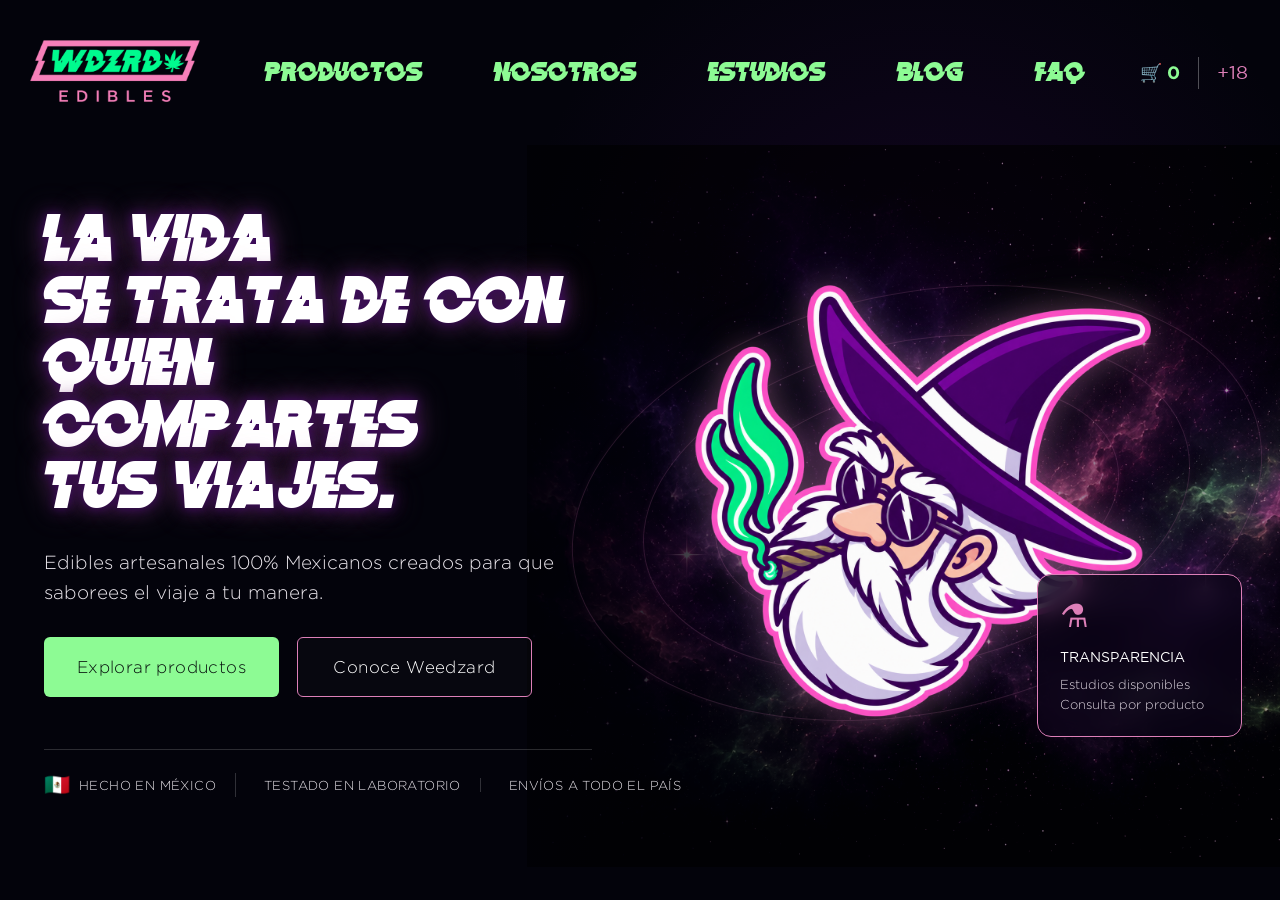
<file: index.html>
<!DOCTYPE html>
<html lang="es">

<head>
    <meta charset="UTF-8">

    <meta
        name="viewport"
        content="width=device-width, initial-scale=1.0"
    >

    <title>Weedzard Edibles | WDZRD</title>

    <meta
        name="description"
        content="Weedzard Edibles. Edibles artesanales hechos en México para que saborees el viaje a tu manera."
    >

    <link rel="stylesheet" href="styles.css">
</head>


<body>

    <!-- =====================================================
         HEADER
    ====================================================== -->

    <header class="header">

        <a class="brand" href="index.html">
            <img
                src="assets/images/logo-wdzrd.png"
                alt="WDZRD Edibles"
            >
        </a>

        <button
    class="menu-toggle"
    type="button"
    aria-label="Abrir menú"
    aria-expanded="false"
>
    <span></span>
    <span></span>
    <span></span>
</button>

        <nav class="nav">

            <a href="productos.html">
                Productos
            </a>

            <a href="nosotros.html">
                Nosotros
            </a>

            <a href="estudios.html">
                Estudios
            </a>

            <a href="blog.html">
                Blog
            </a>

            <a href="faq.html">
                FAQ
            </a>

        </nav>


        <div class="header-right">

            <span class="cart">
                🛒 <strong>0</strong>
            </span>

            <span class="divider"></span>

            <span class="age">
                +18
            </span>

        </div>

    </header>


    <!-- =====================================================
         MAIN
    ====================================================== -->

    <main>


        <!-- =================================================
             HOME / HERO
        ================================================== -->

        <section
            class="hero"
            id="inicio"
        >


            <!-- HERO LEFT -->

            <div class="hero-copy">

                <h1>
                    LA VIDA<br>
                    SE TRATA DE CON<br>
                    QUIEN COMPARTES<br>
                    TUS VIAJES.
                </h1>


                <p>
                    Edibles artesanales 100% Mexicanos creados para que saborees
                    el viaje a tu manera.
                </p>


                <div class="hero-buttons">

                    <a
                        href="productos.html"
                        class="button button-primary"
                    >
                        Explorar productos
                    </a>


                    <a
                        href="nosotros.html"
                        class="button button-secondary"
                    >
                        Conoce Weedzard
                    </a>

                </div>


                <!-- BENEFITS -->

                <div class="benefits">

                    <div class="benefit">
                        <span>🇲🇽</span>
                        <p>HECHO EN MÉXICO</p>
                    </div>

                    <div class="benefit">
                        <span></span>
                        <p>TESTADO EN LABORATORIO</p>
                    </div>

                    <div class="benefit">
                        <span></span>
                        <p>ENVÍOS A TODO EL PAÍS</p>
                    </div>

                </div>

            </div>


            <!-- =================================================
                 HERO RIGHT
            ================================================== -->

            <div class="hero-visual">


                <!-- NEBULOSA -->

                <div
                    class="nebula-bg"
                    aria-hidden="true"
                ></div>


                <!-- ÓRBITAS -->

                <div class="orbit orbit-one"></div>

                <div class="orbit orbit-two"></div>

                <div class="orbit orbit-three"></div>


                <!-- MAGO -->

                <div class="wizard-wrap">

                    <img
                        src="assets/images/wizard.png"
                        alt="Mago de WDZRD"
                    >

                </div>


                <!-- TRANSPARENCIA -->

                <div class="transparency-card">

                    <div class="lab-icon">
                        ⚗
                    </div>

                    <strong>
                        TRANSPARENCIA
                    </strong>

                    <p>
                        Estudios disponibles<br>
                        Consulta por producto
                    </p>

                </div>

            </div>


        </section>

    </main>

<script src="script.js"></script>

</body>

</html>
</file>
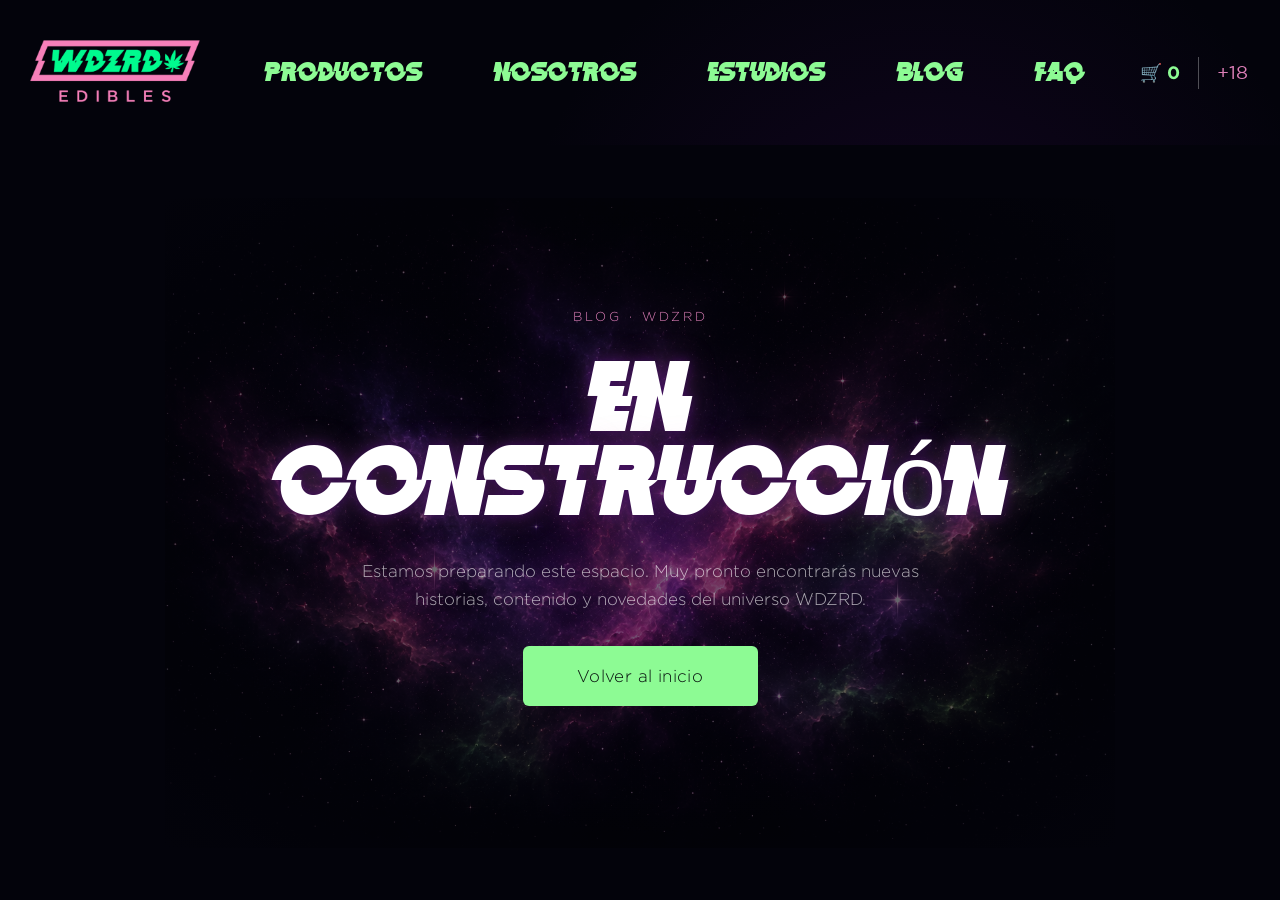
<file: blog.html>
<!DOCTYPE html>
<html lang="es">

<head>
    <meta charset="UTF-8">

    <meta
        name="viewport"
        content="width=device-width, initial-scale=1.0"
    >

    <title>Blog | Weedzard Edibles</title>

    <meta
        name="description"
        content="Blog de Weedzard Edibles. Próximamente."
    >

    <link rel="stylesheet" href="styles.css">
</head>


<body>

    <!-- =====================================================
         HEADER
    ====================================================== -->

    <header class="header">

        <a class="brand" href="index.html">
            <img
                src="assets/images/logo-wdzrd.png"
                alt="WDZRD Edibles"
            >
        </a>
<button
    class="menu-toggle"
    type="button"
    aria-label="Abrir menú"
    aria-expanded="false"
>
    <span></span>
    <span></span>
    <span></span>
</button>

        <nav class="nav">

            <a href="productos.html">
                Productos
            </a>

            <a href="nosotros.html">
                Nosotros
            </a>

            <a href="estudios.html">
                Estudios
            </a>

            <a href="blog.html">
                Blog
            </a>

            <a href="faq.html">
                FAQ
            </a>

        </nav>


        <div class="header-right">

            <span class="cart">
                🛒 <strong>0</strong>
            </span>

            <span class="divider"></span>

            <span class="age">
                +18
            </span>

        </div>

    </header>


    <!-- =====================================================
         EN CONSTRUCCIÓN
    ====================================================== -->

    <main class="construction-page">

        <section class="construction-content">

            <div class="construction-nebula" aria-hidden="true"></div>

            <span class="page-kicker">
                BLOG · WDZRD
            </span>

            <h1>
                EN<br>
                CONSTRUCCIóN
            </h1>

            <p>
                Estamos preparando este espacio.
                Muy pronto encontrarás nuevas historias,
                contenido y novedades del universo WDZRD.
            </p>

            <a
                href="index.html"
                class="button button-primary"
            >
                Volver al inicio
            </a>

        </section>

    </main>

    <script src="script.js"></script>
</body>

</html>
</file>
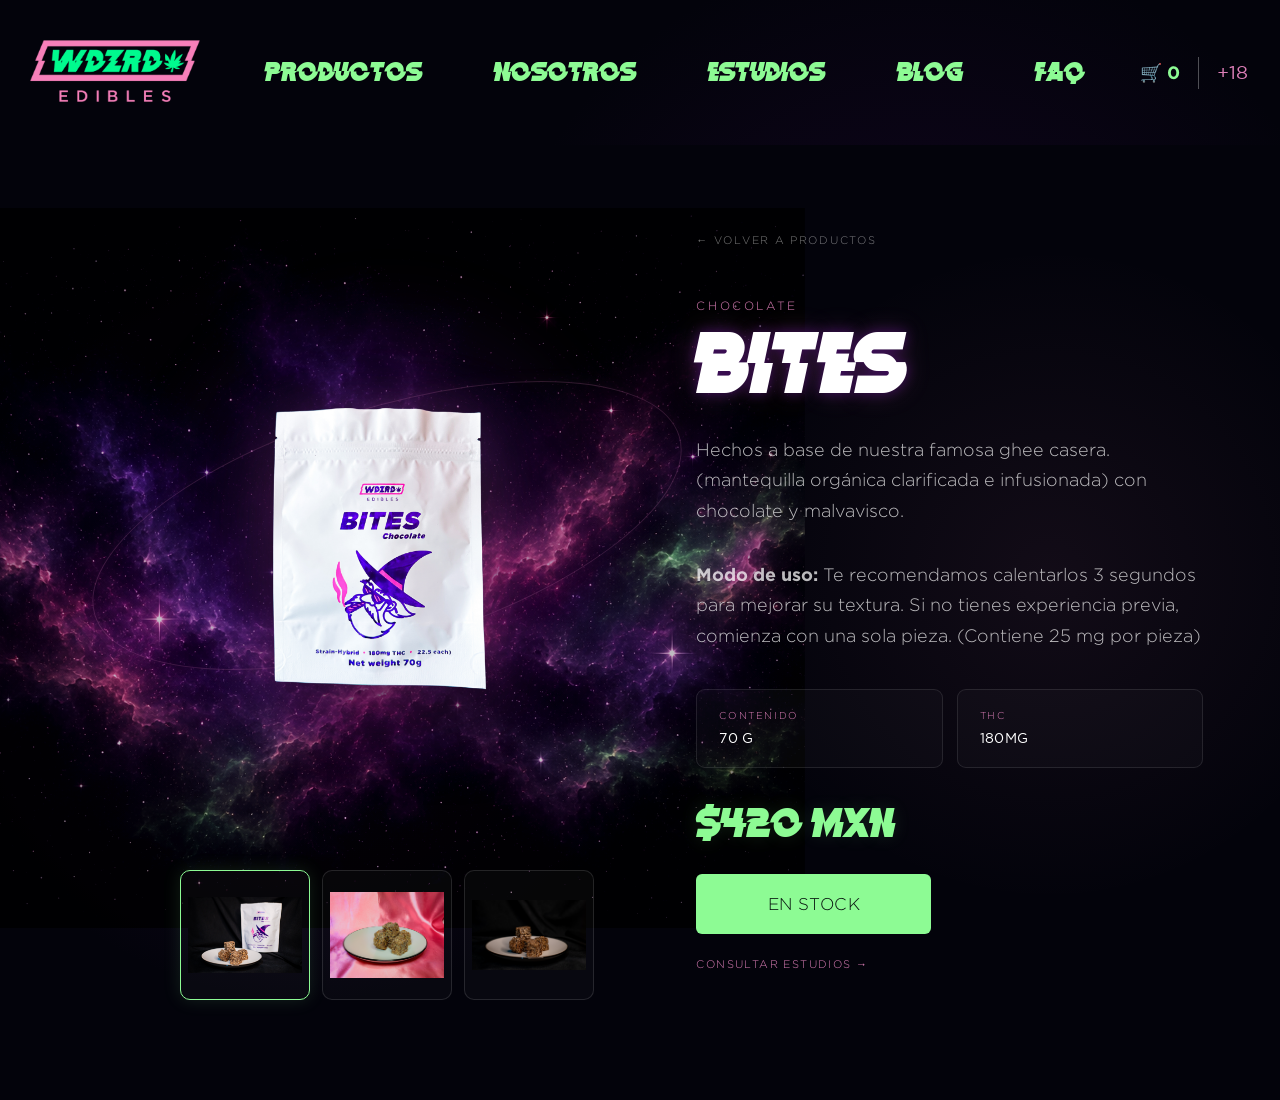
<file: chocolate-bites.html>
<!DOCTYPE html>
<html lang="es">

<head>
    <meta charset="UTF-8">

    <meta
        name="viewport"
        content="width=device-width, initial-scale=1.0"
    >

    <title>Chocolate Bites | Weedzard Edibles</title>

    <meta
        name="description"
        content="Chocolate Bites Weedzard."
    >

    <link rel="stylesheet" href="styles.css">
</head>


<body>

    <!-- =====================================================
         HEADER
    ====================================================== -->

    <header class="header">

        <a class="brand" href="index.html">
            <img
                src="assets/images/logo-wdzrd.png"
                alt="WDZRD Edibles"
            >
        </a>

        <button
    class="menu-toggle"
    type="button"
    aria-label="Abrir menú"
    aria-expanded="false"
>
    <span></span>
    <span></span>
    <span></span>
</button>

        <nav class="nav">

            <a href="productos.html">
                Productos
            </a>

            <a href="nosotros.html">
                Nosotros
            </a>

            <a href="estudios.html">
                Estudios
            </a>

            <a href="blog.html">
                Blog
            </a>

            <a href="faq.html">
                FAQ
            </a>

        </nav>


        <div class="header-right">

            <span class="cart">
                🛒 <strong>0</strong>
            </span>

            <span class="divider"></span>

            <span class="age">
                +18
            </span>

        </div>

    </header>


    <!-- =====================================================
         CHOCOLATE BITES
    ====================================================== -->

    <main class="product-page">

        <section class="product-detail">


            <!-- =========================
                 IZQUIERDA — PRODUCTO
            ========================== -->

            <!-- =========================
                 GALERÍA DE PRODUCTO
            ========================== -->

            <div class="product-gallery">

                <!-- FOTO PRINCIPAL -->

                <div class="product-detail-image">

                    <img
                        id="main-product-image"
                        src="assets/images/bites-chocolate.png"
                        alt="Chocolate Bites Weedzard"
                    >

                </div>


                <!-- MINIATURAS -->

                <div class="product-thumbnails">

                    <button
                        class="thumbnail active"
                        type="button"
                        data-image="assets/images/chocolate-1.jpg"
                        data-alt="Chocolate Bites Weedzard"
                    >
                        <img
                            src="assets/images/chocolate-1.jpg"
                            alt=""
                        >
                    </button>


                    <button
                        class="thumbnail"
                        type="button"
                        data-image="assets/images/chocolate-2.jpg"
                        data-alt="Detalle de Chocolate Bites Weedzard"
                    >
                        <img
                            src="assets/images/chocolate-2.jpg"
                            alt=""
                        >
                    </button>


                    <button
                        class="thumbnail"
                        type="button"
                        data-image="assets/images/chocolate-3.jpg"
                        data-alt="Presentación de Chocolate Bites Weedzard"
                    >
                        <img
                            src="assets/images/chocolate-3.jpg"
                            alt=""
                        >
                    </button>

                </div>

            </div>


            <!-- =========================
                 DERECHA — INFORMACIÓN
            ========================== -->

            <div class="product-detail-info">

                <a
                    href="productos.html"
                    class="back-link"
                >
                    ← VOLVER A PRODUCTOS
                </a>


                <span class="product-type">
                    CHOCOLATE
                </span>


                <h1>
                    BITES
                </h1>


                <p class="product-detail-description">
                    Hechos a base de nuestra famosa ghee casera.
                    (mantequilla orgánica clarificada e infusionada) 
                    con chocolate y malvavisco.
                </p>


                <p class="product-detail-description product-usage">
                    <strong>Modo de uso:</strong>
                    Te recomendamos calentarlos 3 segundos para mejorar su textura.
                    Si no tienes experiencia previa, comienza con una sola pieza.
                    (Contiene 25 mg por pieza)
                </p>


                <div class="product-specs">

                    <div>
                        <span>CONTENIDO</span>
                        <strong>70 G</strong>
                    </div>

                    <div>
                        <span>THC</span>
                        <strong>180MG</strong>
                    </div>

                </div>


                <p class="product-detail-price">
                    $420 MXN
                </p>


                <a
                    href="#"
                    class="button button-primary"
                >
                    EN STOCK
                </a>


                <a
                    href="estudios.html"
                    class="study-link"
                >
                    CONSULTAR ESTUDIOS →
                </a>

            </div>

        </section>

    </main>


    <script src="script.js"></script>
</body>

</html>
</file>
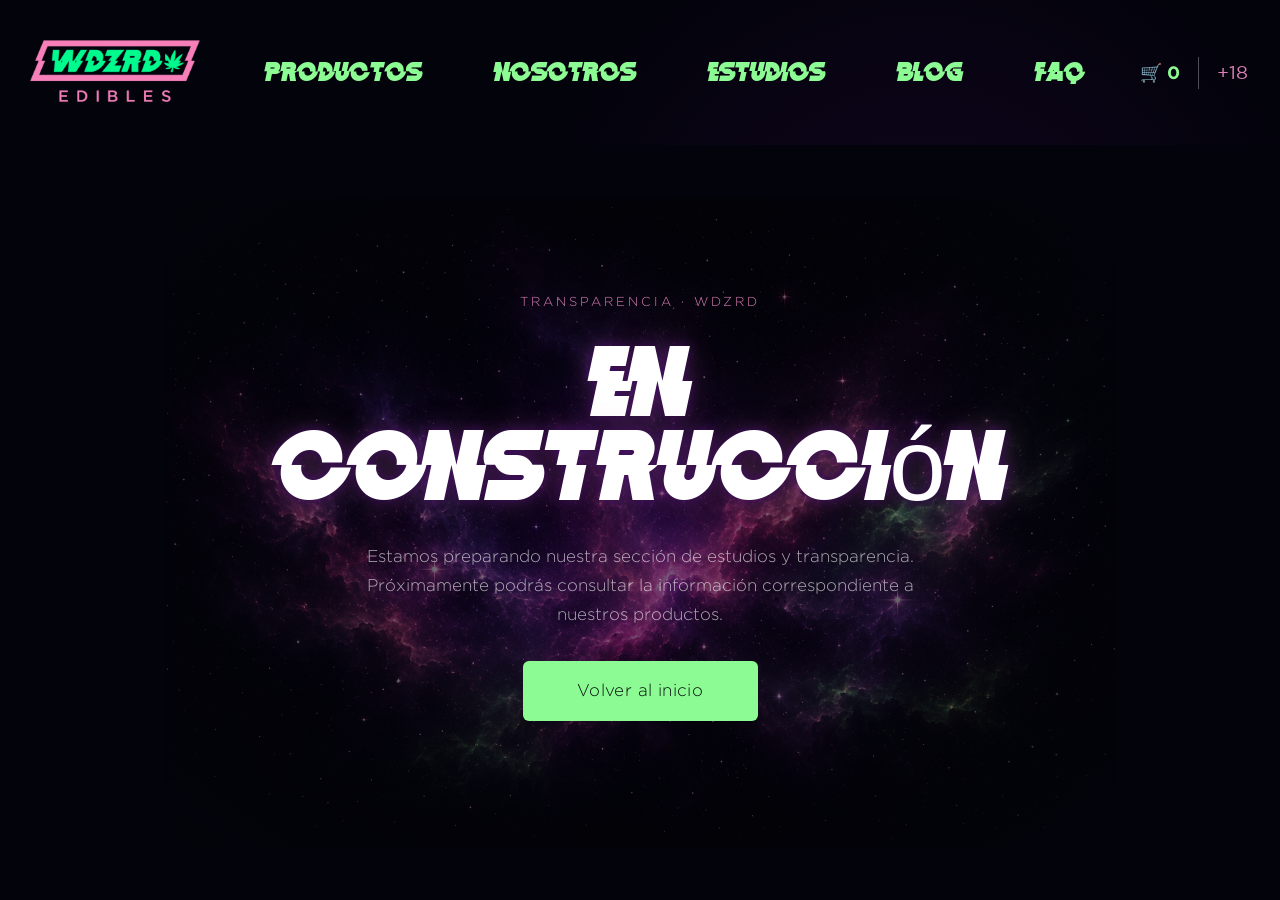
<file: estudios.html>
<!DOCTYPE html>
<html lang="es">

<head>
    <meta charset="UTF-8">

    <meta
        name="viewport"
        content="width=device-width, initial-scale=1.0"
    >

    <title>Estudios | Weedzard Edibles</title>

    <meta
        name="description"
        content="Estudios y transparencia de Weedzard Edibles. Próximamente."
    >

    <link rel="stylesheet" href="styles.css">
</head>


<body>

    <!-- =====================================================
         HEADER
    ====================================================== -->

    <header class="header">

        <a class="brand" href="index.html">
            <img
                src="assets/images/logo-wdzrd.png"
                alt="WDZRD Edibles"
            >
        </a>
<button
    class="menu-toggle"
    type="button"
    aria-label="Abrir menú"
    aria-expanded="false"
>
    <span></span>
    <span></span>
    <span></span>
</button>

        <nav class="nav">

            <a href="productos.html">
                Productos
            </a>

            <a href="nosotros.html">
                Nosotros
            </a>

            <a href="estudios.html">
                Estudios
            </a>

            <a href="blog.html">
                Blog
            </a>

            <a href="faq.html">
                FAQ
            </a>

        </nav>


        <div class="header-right">

            <span class="cart">
                🛒 <strong>0</strong>
            </span>

            <span class="divider"></span>

            <span class="age">
                +18
            </span>

        </div>

    </header>


    <!-- =====================================================
         EN CONSTRUCCIÓN
    ====================================================== -->

    <main class="construction-page">

        <section class="construction-content">

            <div class="construction-nebula" aria-hidden="true"></div>

            <span class="page-kicker">
                TRANSPARENCIA · WDZRD
            </span>

            <h1>
                EN<br>
                CONSTRUCCIóN
            </h1>

            <p>
                Estamos preparando nuestra sección de estudios
                y transparencia. Próximamente podrás consultar
                la información correspondiente a nuestros productos.
            </p>

            <a
                href="index.html"
                class="button button-primary"
            >
                Volver al inicio
            </a>

        </section>

    </main>
<script src="script.js"></script>

</body>

</html>
</file>
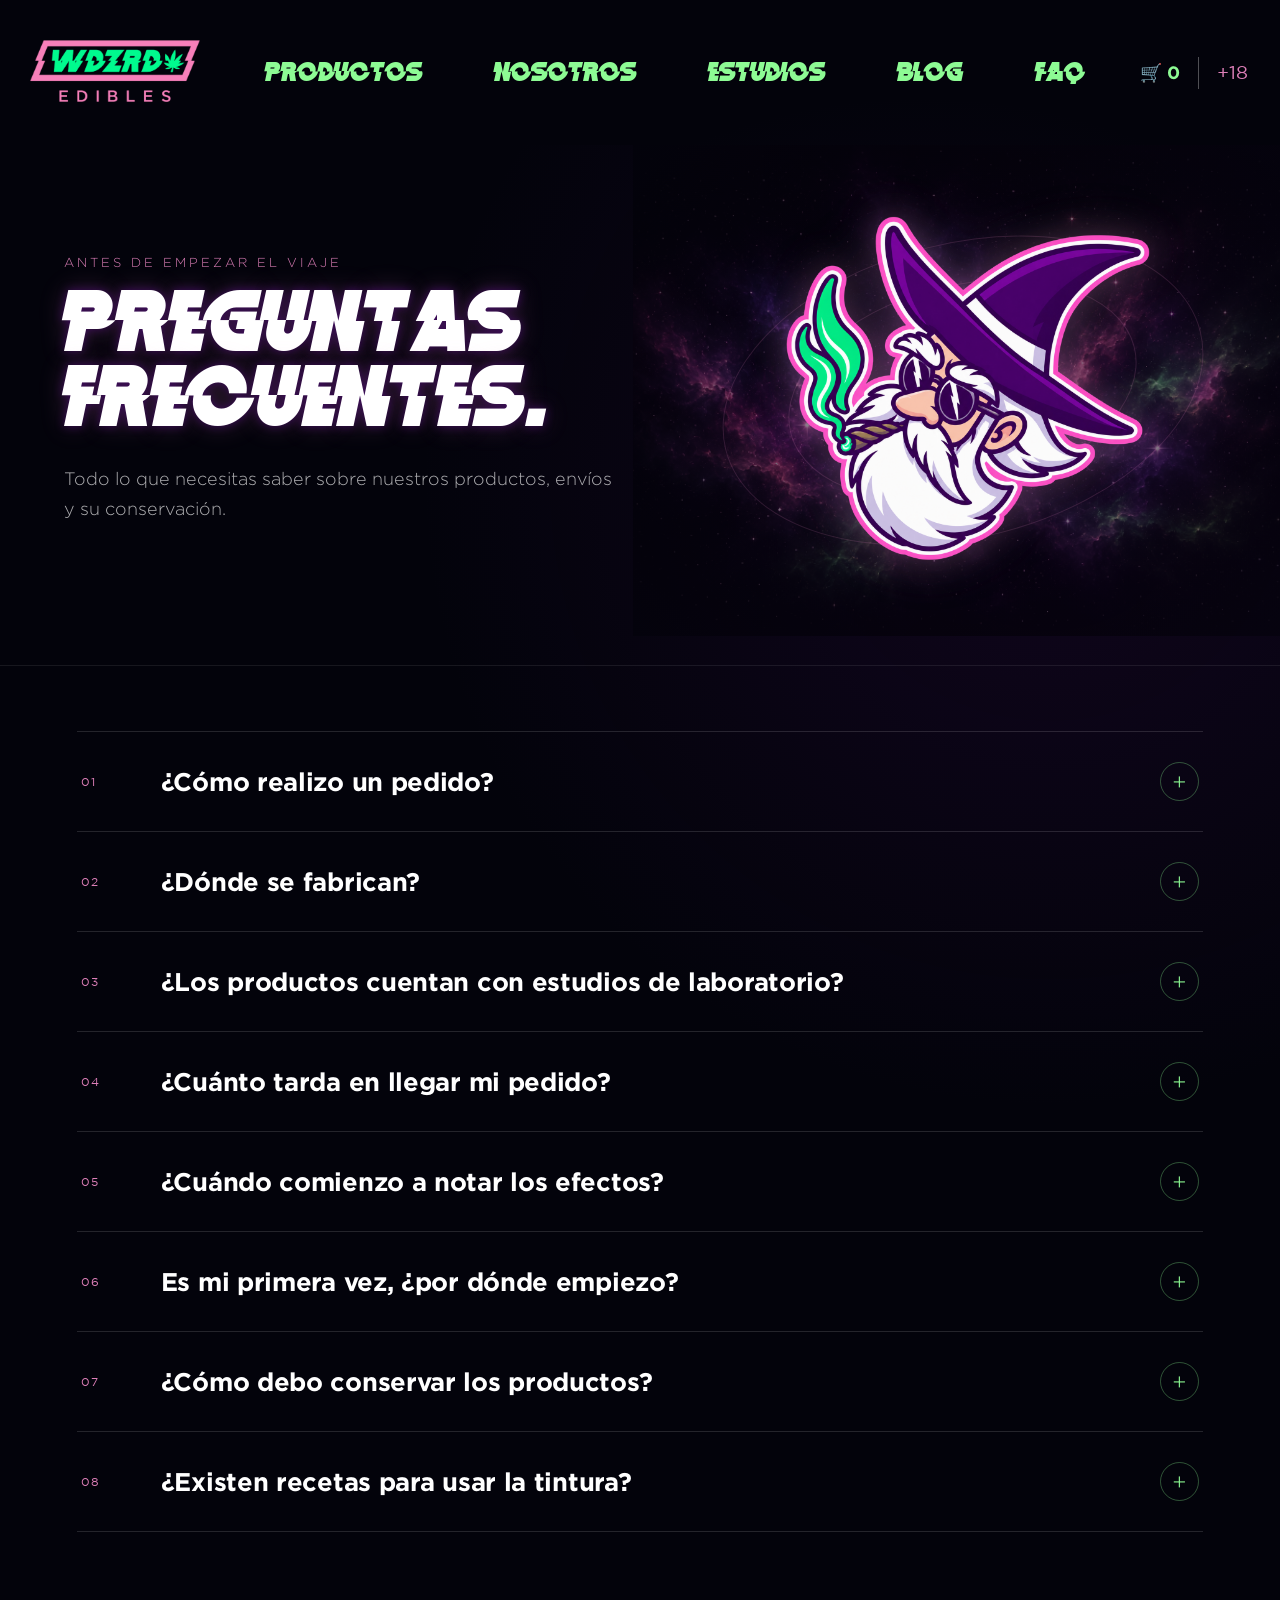
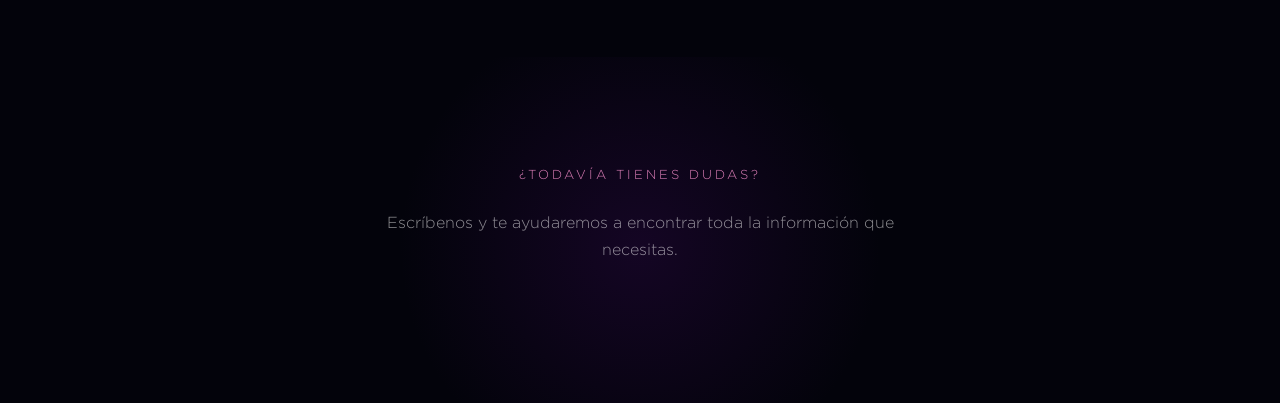
<file: faq.html>
<!DOCTYPE html>
<html lang="es">

<head>
    <meta charset="UTF-8">

    <meta
        name="viewport"
        content="width=device-width, initial-scale=1.0"
    >

    <title>FAQ | Weedzard Edibles</title>

    <meta
        name="description"
        content="Preguntas frecuentes sobre Weedzard Edibles, pedidos, envíos, conservación y productos."
    >

    <link rel="stylesheet" href="styles.css">
</head>


<body>

    <!-- =====================================================
         HEADER
    ====================================================== -->

    <header class="header">

        <a class="brand" href="index.html">
            <img
                src="assets/images/logo-wdzrd.png"
                alt="WDZRD Edibles"
            >
        </a>

        <button
    class="menu-toggle"
    type="button"
    aria-label="Abrir menú"
    aria-expanded="false"
>
    <span></span>
    <span></span>
    <span></span>
</button>

        <nav class="nav">

            <a href="productos.html">
                Productos
            </a>

            <a href="nosotros.html">
                Nosotros
            </a>

            <a href="estudios.html">
                Estudios
            </a>

            <a href="blog.html">
                Blog
            </a>

            <a href="faq.html">
                FAQ
            </a>

        </nav>


        <div class="header-right">

            <span class="cart">
                🛒 <strong>0</strong>
            </span>

            <span class="divider"></span>

            <span class="age">
                +18
            </span>

        </div>

    </header>


    <!-- =====================================================
         FAQ PAGE
    ====================================================== -->

    <main class="faq-page">


        <!-- =================================================
             HERO FAQ
        ================================================== -->

        <section class="faq-hero">

            <div class="faq-hero-copy">

                <span class="page-kicker">
                    ANTES DE EMPEZAR EL VIAJE
                </span>

                <h1>
                    PREGUNTAS<br>
                    FRECUENTES.
                </h1>

                <p>
                    Todo lo que necesitas saber sobre nuestros 
                    productos, envíos y su conservación.
                </p>

            </div>


            <div class="faq-hero-visual">

                <div class="faq-nebula" aria-hidden="true"></div>

                <div class="faq-orbit faq-orbit-one"></div>
                <div class="faq-orbit faq-orbit-two"></div>

             <div class="faq-wizard">
    <img
        src="assets/images/wizard.png"
        alt="Mago de WDZRD"
    >
</div>

            </div>

        </section>


        <!-- =================================================
             FAQ ACCORDION
        ================================================== -->

        <section class="faq-section">

            <div class="faq-intro">

                <span>
                    FAQ
                </span>

                <p>
                    Haz clic en una pregunta para ver la respuesta.
                </p>

            </div>


            <div class="faq-list">


                <!-- FAQ 01 -->

                <div class="faq-item">

                    <button
                        class="faq-question"
                        type="button"
                        aria-expanded="false"
                    >

                        <span class="faq-number">
                            01
                        </span>

                        <span class="faq-question-text">
                            ¿Cómo realizo un pedido?
                        </span>

                        <span class="faq-icon">
                            +
                        </span>

                    </button>


                    <div class="faq-answer">

                        <div class="faq-answer-inner">

                            <p>
                                Actualmente puedes realizarlo a través de WhatsApp, donde también 
                                puedes consultar promociones activas del catálogo.
                            </p>

                        </div>

                    </div>

                </div>


                <!-- FAQ 02 -->

                <div class="faq-item">

                    <button
                        class="faq-question"
                        type="button"
                        aria-expanded="false"
                    >

                        <span class="faq-number">
                            02
                        </span>

                        <span class="faq-question-text">
                            ¿Dónde se fabrican?
                        </span>

                        <span class="faq-icon">
                            +
                        </span>

                    </button>


                    <div class="faq-answer">

                        <div class="faq-answer-inner">

                            <p>
                                Nuestra cocina se encuentra en la Ciudad de México.
                                Nuestros productos se elaboran mediante procesos
                                artesanales.
                            </p>

                        </div>

                    </div>

                </div>


                <!-- FAQ 03 -->

                <div class="faq-item">

                    <button
                        class="faq-question"
                        type="button"
                        aria-expanded="false"
                    >

                        <span class="faq-number">
                            03
                        </span>

                        <span class="faq-question-text">
                            ¿Los productos cuentan con estudios de laboratorio?
                        </span>

                        <span class="faq-icon">
                            +
                        </span>

                    </button>


                    <div class="faq-answer">

                        <div class="faq-answer-inner">

                            <p>
                                Sí. Hemos realizado estudios de laboratorio para
                                conocer el contenido de activos de nuestros productos
                                y ofrecer información más clara sobre cada uno.
                            </p>

                            <a
                                href="estudios.html"
                                class="faq-answer-link"
                            >
                                CONSULTAR ESTUDIOS →
                            </a>

                        </div>

                    </div>

                </div>


                <!-- FAQ 04 -->

                <div class="faq-item">

                    <button
                        class="faq-question"
                        type="button"
                        aria-expanded="false"
                    >

                        <span class="faq-number">
                            04
                        </span>

                        <span class="faq-question-text">
                            ¿Cuánto tarda en llegar mi pedido?
                        </span>

                        <span class="faq-icon">
                            +
                        </span>

                    </button>


                    <div class="faq-answer">

                        <div class="faq-answer-inner">

                            <p>
                                En Ciudad de México contamos con entregas el mismo día 
                                en pedidos realizados antes de las 15:00.
                                Para el resto de la República, el tiempo estimado es de
                                2 a 4 días mediante paquetería express.
                            </p>

                        </div>

                    </div>

                </div>


                <!-- FAQ 05 -->

                <div class="faq-item">

                    <button
                        class="faq-question"
                        type="button"
                        aria-expanded="false"
                    >

                        <span class="faq-number">
                            05
                        </span>

                        <span class="faq-question-text">
                            ¿Cuándo comienzo a notar los efectos?
                        </span>

                        <span class="faq-icon">
                            +
                        </span>

                    </button>


                    <div class="faq-answer">

                        <div class="faq-answer-inner">

                            <p>
                                ¡Cada cuerpo es un mundo! Los tiempos en que se realiza 
                                la digestión varía de una persona a otra, por lo que recomendamos tener
                                paciencia. De forma habitual los efectos pueden tomar de 30 a 75 minutos en manifestarse.
                            </p>

                        </div>

                    </div>

                </div>


                <!-- FAQ 06 -->

                <div class="faq-item">

                    <button
                        class="faq-question"
                        type="button"
                        aria-expanded="false"
                    >

                        <span class="faq-number">
                            06
                        </span>

                        <span class="faq-question-text">
                            Es mi primera vez, ¿por dónde empiezo?
                        </span>

                        <span class="faq-icon">
                            +
                        </span>

                    </button>


                    <div class="faq-answer">

                        <div class="faq-answer-inner">

                            <p>
                                Revisa primero la información y el modo de uso
                                de la ficha del producto que hayas elegido.
                                Te recomendamos empezar de forma gradual
                                y esperar antes de consumir una cantidad adicional.
                            </p>

                        </div>

                    </div>

                </div>


                <!-- FAQ 07 -->

                <div class="faq-item">

                    <button
                        class="faq-question"
                        type="button"
                        aria-expanded="false"
                    >

                        <span class="faq-number">
                            07
                        </span>

                        <span class="faq-question-text">
                            ¿Cómo debo conservar los productos?
                        </span>

                        <span class="faq-icon">
                            +
                        </span>

                    </button>


                    <div class="faq-answer">

                        <div class="faq-answer-inner">

                            <p>
                                La tintura debe mantenerse bien cerrada en un lugar
                                fresco y seco. Los Bites y Gummies deben conservarse
                                bien cerrados y refrigerados.
                            </p>

                        </div>

                    </div>

                </div>


                <!-- FAQ 08 -->

                <div class="faq-item">

                    <button
                        class="faq-question"
                        type="button"
                        aria-expanded="false"
                    >

                        <span class="faq-number">
                            08
                        </span>

                        <span class="faq-question-text">
                            ¿Existen recetas para usar la tintura?
                        </span>

                        <span class="faq-icon">
                            +
                        </span>

                    </button>


                    <div class="faq-answer">

                        <div class="faq-answer-inner">

                            <p>
                                ¡Experimenta agregando 2 gotas a tu bebida favorita!
                                Pronto estrenaremos recetario en nuestro BLOG ;)
                            </p>

                            <a
                                href="blog.html"
                                class="faq-answer-link"
                            >
                                IR AL BLOG →
                            </a>

                        </div>

                    </div>

                </div>


            </div>

        </section>


        <!-- =================================================
             FAQ CLOSING
        ================================================== -->

        <section class="faq-closing">

            <span class="page-kicker">
                ¿TODAVÍA TIENES DUDAS?
            </span>

        
            <p>
                Escríbenos y te ayudaremos a encontrar 
                toda la información que necesitas.
            </p>

        </section>


    </main>


    <script src="script.js"></script>

</body>

</html>
</file>
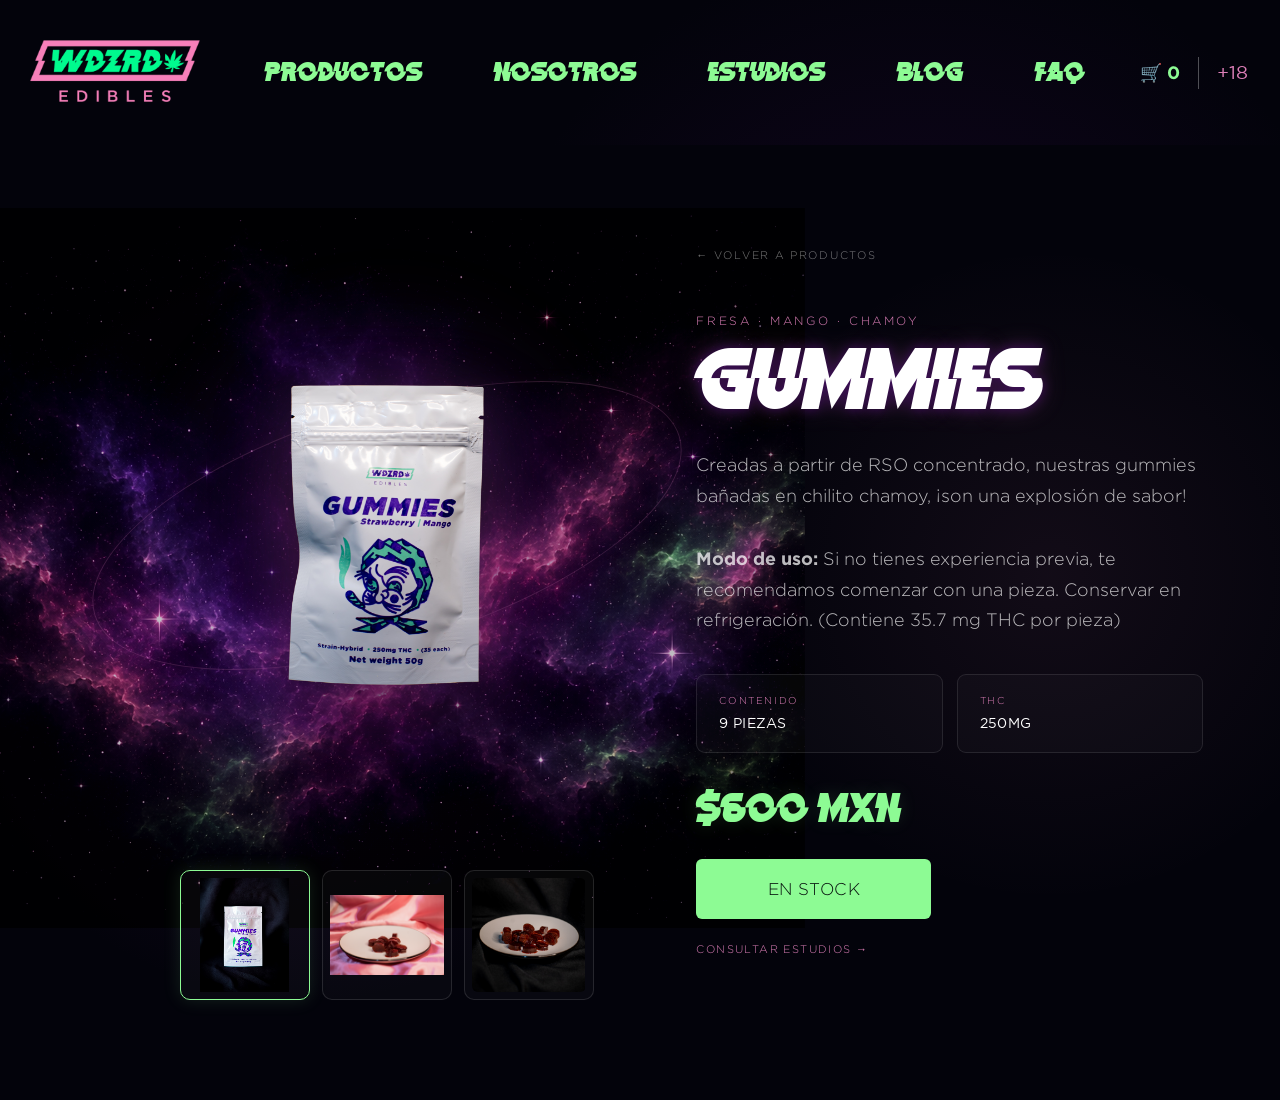
<file: gummies.html>
<!DOCTYPE html>
<html lang="es">

<head>
    <meta charset="UTF-8">

    <meta
        name="viewport"
        content="width=device-width, initial-scale=1.0"
    >

    <title>Gummies | Weedzard Edibles</title>

    <meta
        name="description"
        content="Gummies Weedzard Fresa Mango con chamoy."
    >

    <link rel="stylesheet" href="styles.css">
</head>


<body>

    <!-- =====================================================
         HEADER
    ====================================================== -->

    <header class="header">

        <a class="brand" href="index.html">
            <img
                src="assets/images/logo-wdzrd.png"
                alt="WDZRD Edibles"
            >
        </a>

        <button
    class="menu-toggle"
    type="button"
    aria-label="Abrir menú"
    aria-expanded="false"
>
    <span></span>
    <span></span>
    <span></span>
</button>

        <nav class="nav">

            <a href="productos.html">
                Productos
            </a>

            <a href="nosotros.html">
                Nosotros
            </a>

            <a href="estudios.html">
                Estudios
            </a>

            <a href="blog.html">
                Blog
            </a>

            <a href="faq.html">
                FAQ
            </a>

        </nav>


        <div class="header-right">

            <span class="cart">
                🛒 <strong>0</strong>
            </span>

            <span class="divider"></span>

            <span class="age">
                +18
            </span>

        </div>

    </header>


    <!-- =====================================================
         GUMMIES
    ====================================================== -->

    <main class="product-page">

        <section class="product-detail">


            <!-- =========================
                 IZQUIERDA — PRODUCTO
            ========================== -->

           <!-- =========================
     GALERÍA DE PRODUCTO
========================== -->

<div class="product-gallery">
      <!-- NEBULOSA -->


    <!-- FOTO PRINCIPAL -->

    <div class="product-detail-image">

        <img
            id="main-product-image"
            src="assets/images/gummies.png"
            alt="Gummies Weedzard Fresa Mango con chamoy"
        >

    </div>


    <!-- MINIATURAS -->

    <div class="product-thumbnails">

        <button
            class="thumbnail active"
            type="button"
            data-image="assets/images/gummies-4.jpg"
            data-alt="Gummies Weedzard Fresa Mango con chamoy"
        >
            <img
                src="assets/images/gummies-4.jpg"
                alt=""
            >
        </button>


        <button
            class="thumbnail"
            type="button"
            data-image="assets/images/gummies-2.jpg"
            data-alt="Detalle de Gummies Weedzard"
        >
            <img
                src="assets/images/gummies-2.jpg"
                alt=""
            >
        </button>


        <button
            class="thumbnail"
            type="button"
            data-image="assets/images/gummies-3.jpg"
            data-alt="Presentación de Gummies Weedzard"
        >
            <img
                src="assets/images/gummies-3.jpg"
                alt=""
            >
        </button>

    </div>

</div>


            <!-- =========================
                 DERECHA — INFORMACIÓN
            ========================== -->

            <div class="product-detail-info">

                <a
                    href="productos.html"
                    class="back-link"
                >
                    ← VOLVER A PRODUCTOS
                </a>


                <span class="product-type">
                    FRESA · MANGO · CHAMOY
                </span>


                <h1>
                    GUMMIES
                </h1>

   <p class="product-detail-description">
    Creadas a partir de RSO concentrado,
    nuestras gummies bañadas en chilito chamoy,
    ¡son una explosión de sabor!
</p>

<p class="product-detail-description product-usage">
    <strong>Modo de uso:</strong>
    Si no tienes experiencia previa, te recomendamos comenzar con
    una pieza. 
    Conservar en refrigeración.
    (Contiene 35.7 mg THC por pieza)
</p>

                <div class="product-specs">

                    <div>
                        <span>CONTENIDO</span>
                        <strong>9 PIEZAS</strong>
                    </div>

                    <div>
                        <span>THC</span>
                        <strong>250MG</strong>
                    </div>

                </div>


                <p class="product-detail-price">
                    $600 MXN
                </p>


                <a
                    href="#"
                    class="button button-primary"
                >
                    EN STOCK
                </a>


                <a
                    href="estudios.html"
                    class="study-link"
                >
                    CONSULTAR ESTUDIOS →
                </a>

            </div>

        </section>

</main>

<script src="script.js"></script>

</body>

</html>
</file>
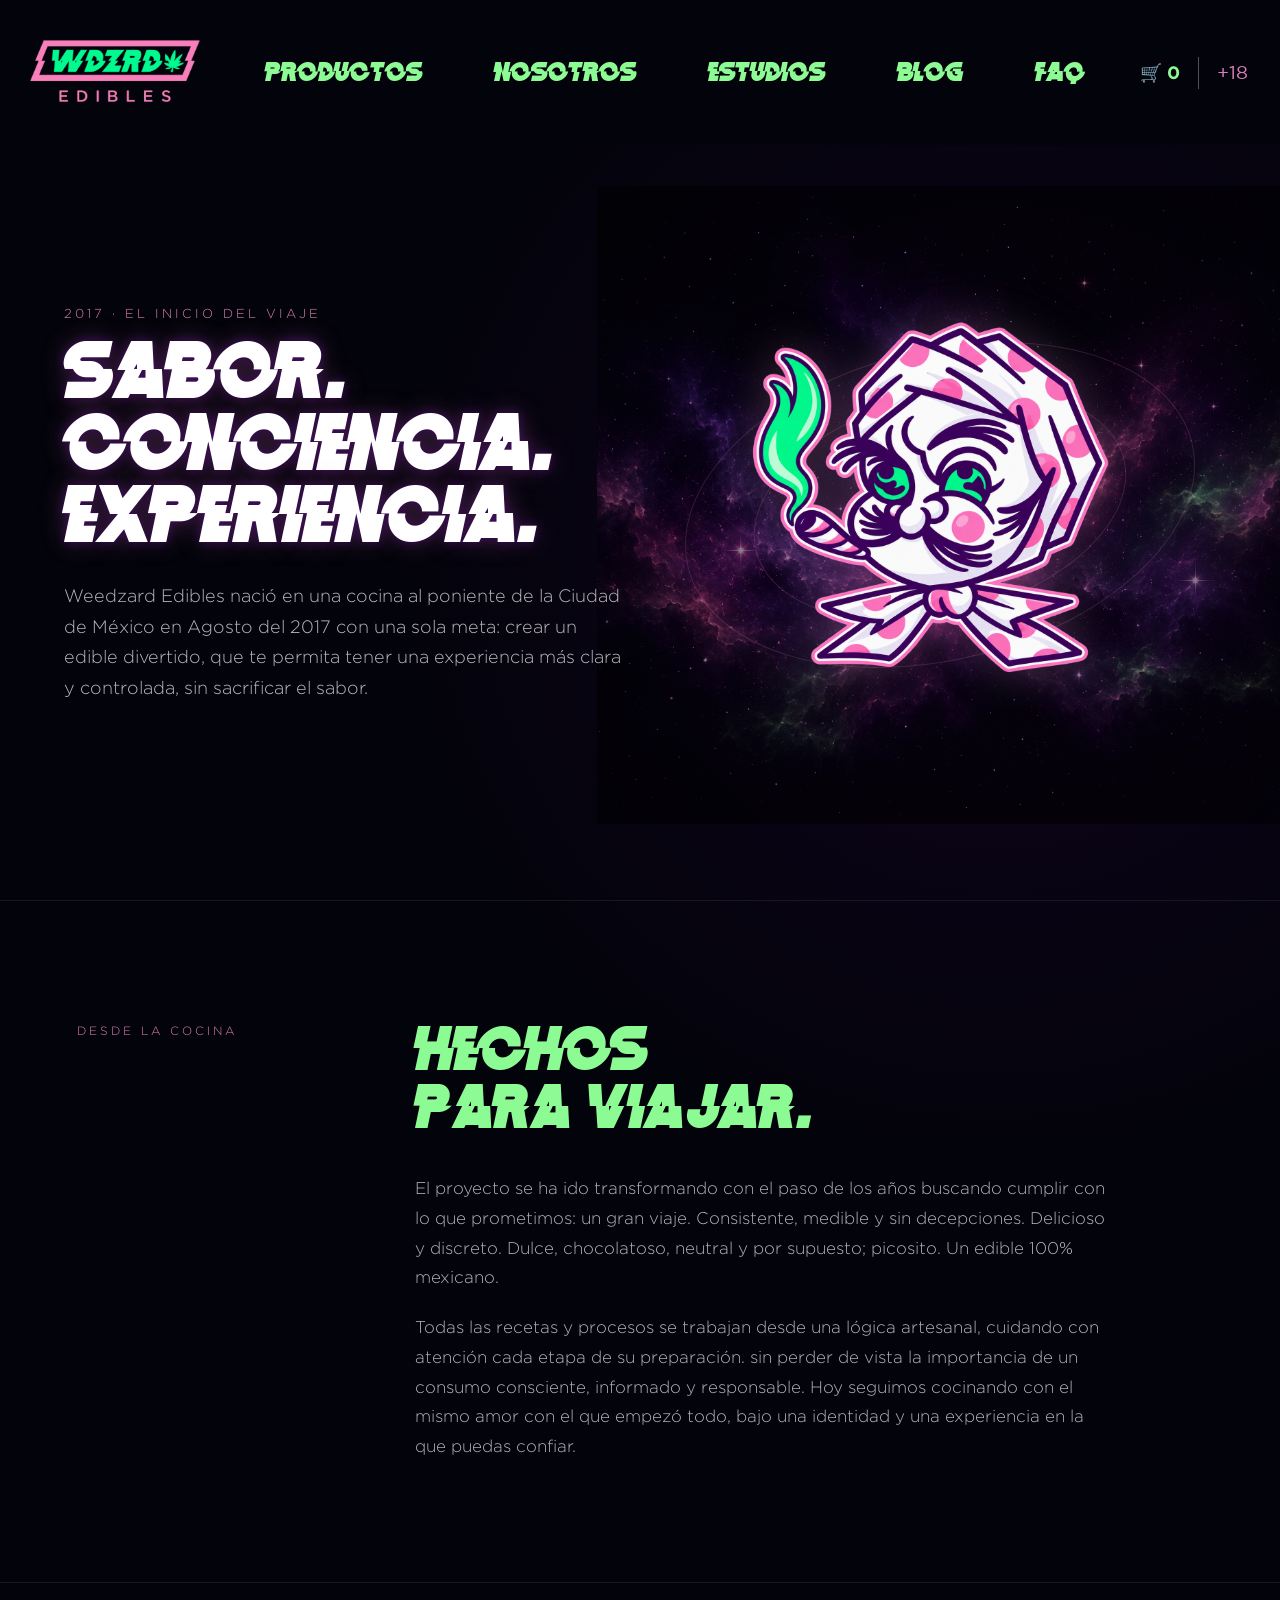
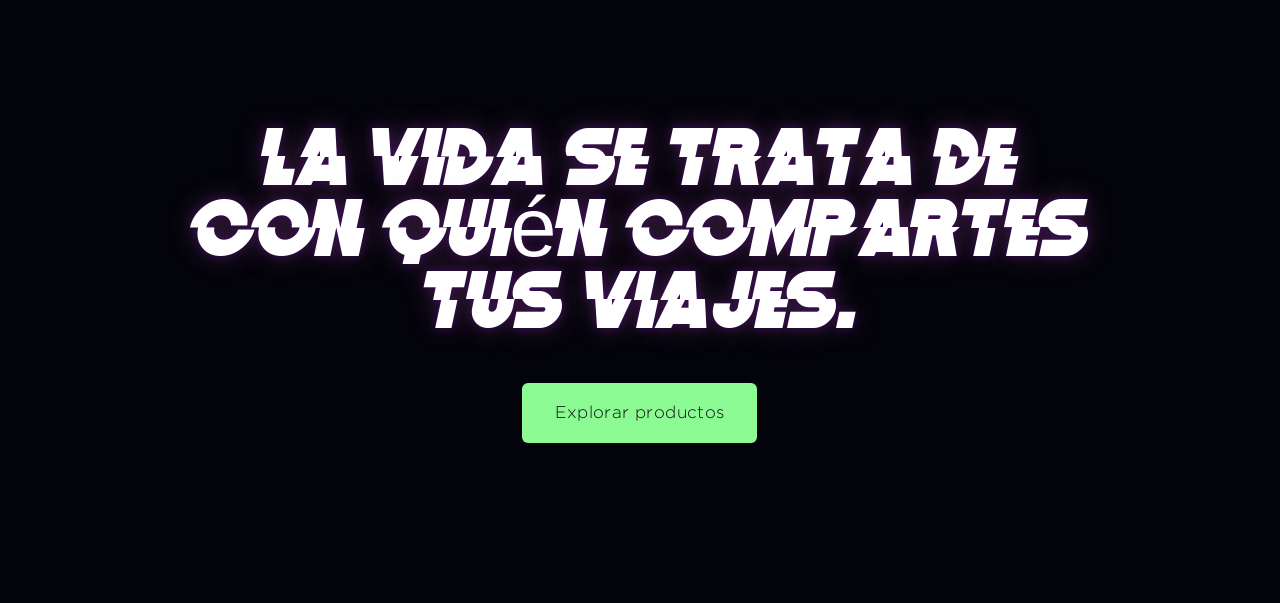
<file: nosotros.html>
<!DOCTYPE html>
<html lang="es">

<head>
    <meta charset="UTF-8">

    <meta
        name="viewport"
        content="width=device-width, initial-scale=1.0"
    >

    <title>Nosotros | Weedzard Edibles</title>

    <meta
        name="description"
        content="Conoce la historia de Weedzard Edibles, una cocina artesanal nacida en Ciudad de México en 2017."
    >

    <link rel="stylesheet" href="styles.css">
</head>


<body>

    <!-- =====================================================
         HEADER
    ====================================================== -->

    <header class="header">

        <a class="brand" href="index.html">
            <img
                src="assets/images/logo-wdzrd.png"
                alt="WDZRD Edibles"
            >
        </a>
<button
    class="menu-toggle"
    type="button"
    aria-label="Abrir menú"
    aria-expanded="false"
>
    <span></span>
    <span></span>
    <span></span>
</button>

        <nav class="nav">

            <a href="productos.html">
                Productos
            </a>

            <a href="nosotros.html">
                Nosotros
            </a>

            <a href="estudios.html">
                Estudios
            </a>

            <a href="blog.html">
                Blog
            </a>

            <a href="faq.html">
                FAQ
            </a>

        </nav>


        <div class="header-right">

            <span class="cart">
                🛒 <strong>0</strong>
            </span>

            <span class="divider"></span>

            <span class="age">
                +18
            </span>

        </div>

    </header>


    <!-- =====================================================
         NOSOTROS
    ====================================================== -->

    <main class="about-page">


        <!-- =================================================
             HERO
        ================================================== -->

        <section class="about-hero">

            <div class="about-hero-copy">

                <span class="page-kicker">
                    2017 · EL INICIO DEL VIAJE
                </span>

                <h1>
                    SABOR.<br>
                    CONCIENCIA.<br>
                    EXPERIENCIA.
 
                </h1>

                <p>
                    Weedzard Edibles nació en una cocina al poniente de la Ciudad de México
                    en Agosto del 2017 con una sola meta: crear un edible divertido,
                    que te permita tener una experiencia más clara y controlada, 
                    sin sacrificar el sabor.
                </p>

            </div>


            <div class="about-hero-visual">

                <div class="about-nebula" aria-hidden="true"></div>

                <div class="about-orbit about-orbit-one"></div>
                <div class="about-orbit about-orbit-two"></div>

             <div class="about-logo-visual">
    <img
        src="assets/images/nosotros-1.png"
        alt="WDZRD Edibles"
    >
</div>
            </div>

        </section>

        <!-- =================================================
             HISTORIA
        ================================================== -->

        <section class="about-story">

            <div class="about-story-label">

                <span>
                    DESDE LA COCINA
                </span>

            </div>


            <div class="about-story-copy">

                <h2>
                    HECHOS<br>
                    PARA VIAJAR.
                </h2>

                <p>
                    El proyecto se ha ido transformando con el paso de los años 
                    buscando cumplir con lo que prometimos: un gran viaje.
                    Consistente, medible y sin decepciones. Delicioso y discreto.
                    Dulce, chocolatoso, neutral y por supuesto; picosito.
                    Un edible 100% mexicano.
                </p>

                <p>
                    Todas las recetas y procesos se trabajan
                    desde una lógica artesanal, cuidando con atención cada etapa
                    de su preparación.  sin perder de vista la importancia
                    de un consumo consciente, informado y responsable.


                    Hoy seguimos cocinando con el mismo amor
                    con el que empezó todo, bajo una identidad
                    y una experiencia en la que puedas confiar.
                </p>

            </div>

        </section>


        <!-- =================================================
             CIERRE
        ================================================== -->

        <section class="about-closing">

            <div>

                <h2>
                    LA VIDA SE TRATA DE<br>
                    CON QUIéN COMPARTES<br>
                    TUS VIAJES.
                </h2>

                <a
                    href="productos.html"
                    class="button button-primary"
                >
                    Explorar productos
                </a>

            </div>

        </section>


    </main>
<script src="script.js"></script>
</body>

</html>
</file>
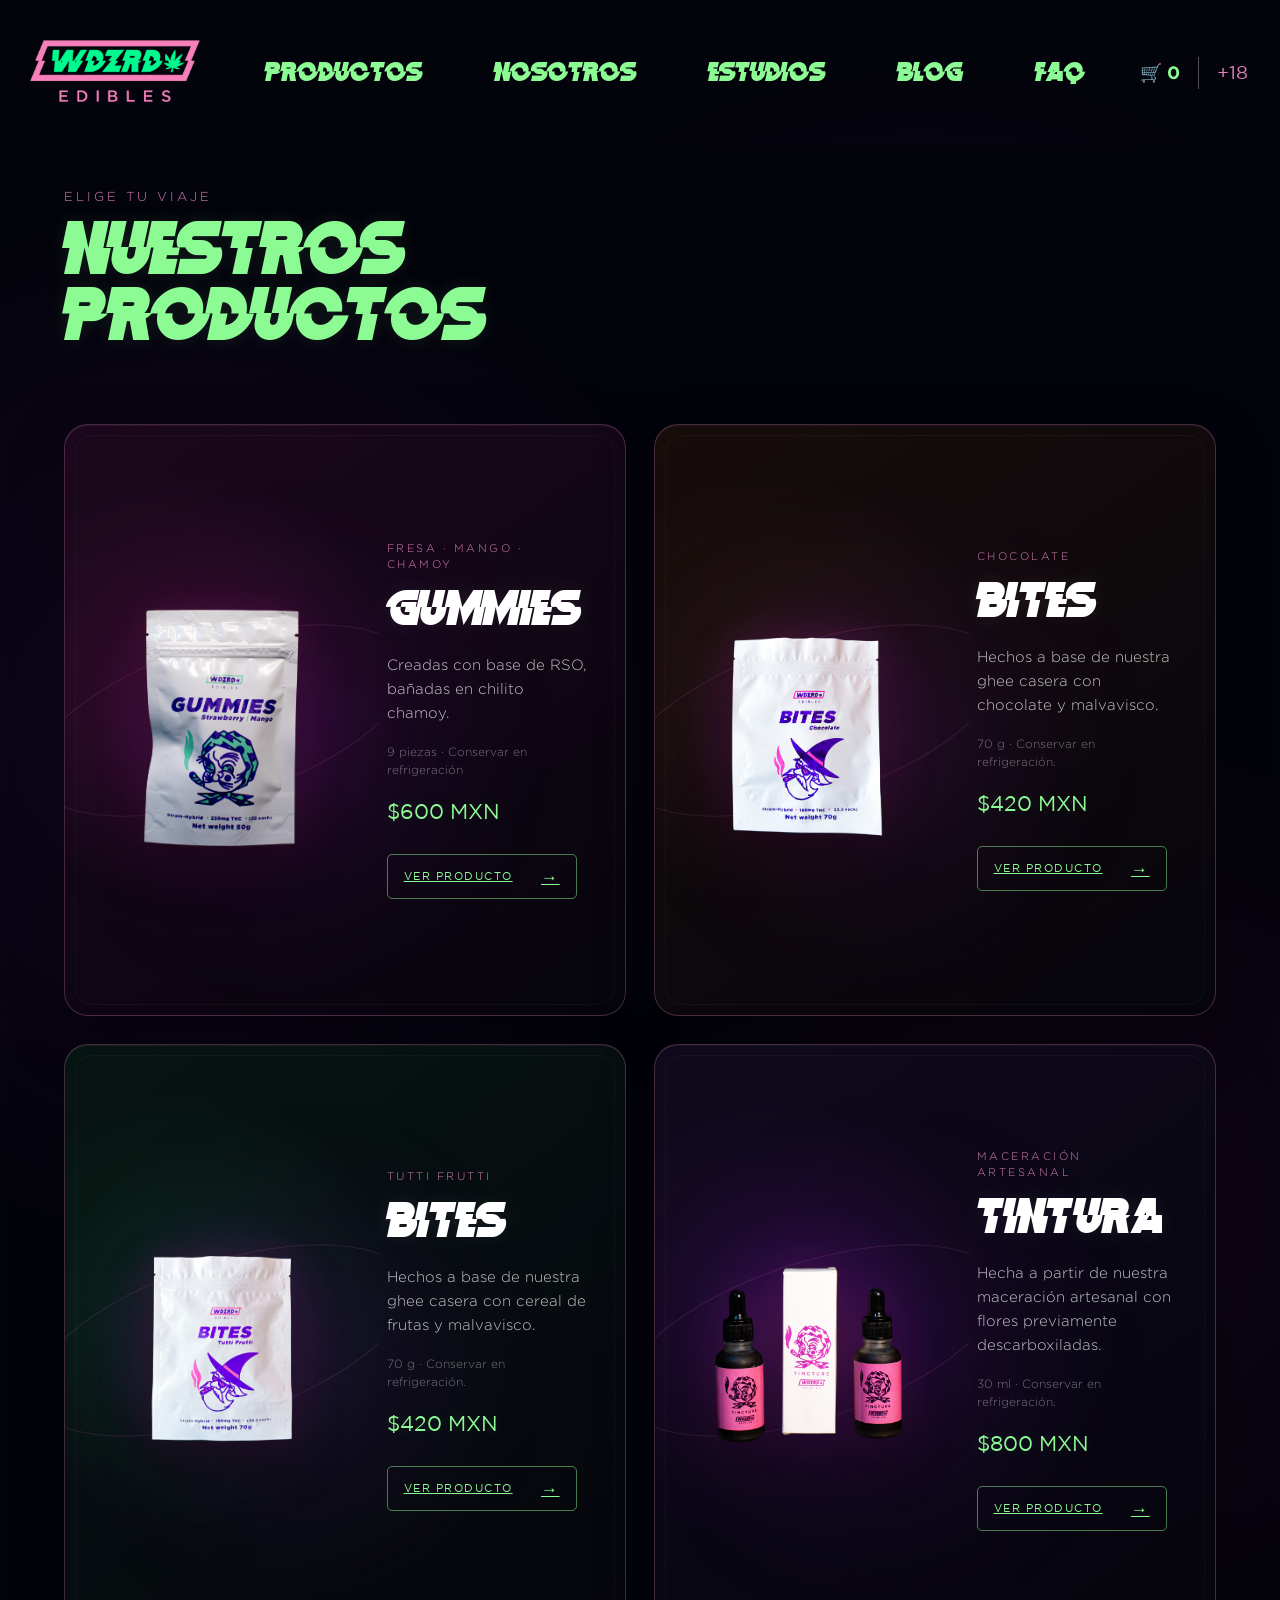
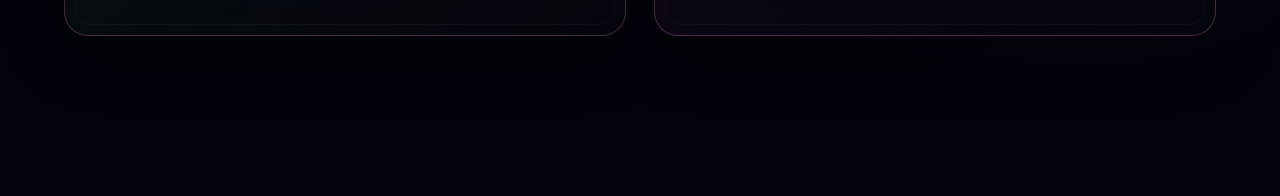
<file: productos.html>
<!DOCTYPE html>
<html lang="es">

<head>
    <meta charset="UTF-8">

    <meta
        name="viewport"
        content="width=device-width, initial-scale=1.0"
    >

    <title>Productos | Weedzard Edibles</title>

    <meta
        name="description"
        content="Descubre los productos de Weedzard Edibles: Gummies, Bites y Tintura."
    >

    <link rel="stylesheet" href="styles.css">
</head>


<body>

    <!-- =====================================================
         HEADER
    ====================================================== -->

    <header class="header">

        <!-- LOGO / HOME -->

        <a
            class="brand"
            href="index.html"
            aria-label="Volver al inicio"
        >
            <img
                src="assets/images/logo-wdzrd.png"
                alt="WDZRD Edibles"
            >
        </a>


        <!-- NAVEGACIÓN -->
         <button
    class="menu-toggle"
    type="button"
    aria-label="Abrir menú"
    aria-expanded="false"
>
    <span></span>
    <span></span>
    <span></span>
</button>

        <nav class="nav">

            <a href="productos.html">
                Productos
            </a>

            <a href="nosotros.html">
                Nosotros
            </a>

            <a href="estudios.html">
                Estudios
            </a>

            <a href="blog.html">
                Blog
            </a>

            <a href="faq.html">
                FAQ
            </a>

        </nav>


        <!-- HEADER DERECHO -->

        <div class="header-right">

            <span class="cart">
                🛒 <strong>0</strong>
            </span>

            <span class="divider"></span>

            <span class="age">
                +18
            </span>

        </div>

    </header>


    <!-- =====================================================
         MAIN
    ====================================================== -->

    <main class="page-main">


        <!-- =================================================
             PRODUCTOS
        ================================================== -->

        <section
            class="products-section"
            id="productos"
        >


            <!-- =============================================
                 ENCABEZADO DE PRODUCTOS
            ============================================== -->

            <div class="products-header">

                <div>

                    <span class="section-kicker">
                        ELIGE TU VIAJE
                    </span>

                    <h1>
                        NUESTROS PRODUCTOS
                    </h1>

                </div>


    

            </div>


            <!-- =============================================
                 GRID DE PRODUCTOS
            ============================================== -->

            <div class="products-grid">


                <!-- =========================================
                     GUMMIES
                ========================================== -->

                <article
                    class="product-card product-card--gummies"
                >

                    <div class="product-image">

                        <img
                            src="assets/images/gummies.png"
                            alt="Gummies Weedzard Fresa Mango con chamoy"
                        >

                    </div>


                    <div class="product-info">

                        <span class="product-type">
                            FRESA · MANGO · CHAMOY
                        </span>


                        <h2>
                            GUMMIES
                        </h2>


                        <p>
                            Creadas con base de RSO,
                            bañadas en chilito chamoy.
                        </p>


                        <p class="product-details">
                            9 piezas · Conservar en refrigeración
                        </p>


                        <p class="product-price">
                            $600 MXN
                        </p>


                        <a
                            href="gummies.html"
                            class="product-link"
                            aria-label="Ver Gummies Weedzard"
                        >
                            VER PRODUCTO
                            <span>→</span>
                        </a>

                    </div>

                </article>


                <!-- =========================================
                     CHOCOLATE BITES
                ========================================== -->

                <article
                    class="product-card product-card--chocolate"
                >

                    <div class="product-image">

                        <img
                            src="assets/images/bites-chocolate.png"
                            alt="Chocolate Bites Weedzard"
                        >

                    </div>


                    <div class="product-info">

                        <span class="product-type">
                            CHOCOLATE
                        </span>


                        <h2>
                            BITES
                        </h2>


                        <p>
                            Hechos a base de nuestra ghee casera 
                            con chocolate y malvavisco.
                        </p>


                        <p class="product-details">
                            70 g · Conservar en refrigeración.
                        </p>


                        <p class="product-price">
                            $420 MXN
                        </p>


                        <a
                            href="chocolate-bites.html"
                            class="product-link"
                            aria-label="Ver Chocolate Bites Weedzard"
                        >
                            VER PRODUCTO
                            <span>→</span>
                        </a>

                    </div>

                </article>


                <!-- =========================================
                     TUTTI FRUTTI BITES
                ========================================== -->

                <article
                    class="product-card product-card--cereal"
                >

                    <div class="product-image">

                        <img
                            src="assets/images/bites-tutti-frutti.png"
                            alt="Bites Tutti Frutti Weedzard"
                        >

                    </div>


                    <div class="product-info">

                        <span class="product-type">
                            TUTTI FRUTTI
                        </span>


                        <h2>
                            BITES
                        </h2>


                        <p>
                            Hechos a base de nuestra ghee casera 
                            con cereal de frutas y malvavisco.
                        </p>


                        <p class="product-details">
                            70 g · Conservar en refrigeración.
                        </p>


                        <p class="product-price">
                            $420 MXN
                        </p>


                        <a
                            href="tutti-frutti-bites.html"
                            class="product-link"
                            aria-label="Ver Bites Tutti Frutti Weedzard"
                        >
                            VER PRODUCTO
                            <span>→</span>
                        </a>

                    </div>

                </article>


                <!-- =========================================
                     TINTURA
                ========================================== -->

                <article
                    class="product-card product-card--tincture"
                >

                    <div class="product-image">

                        <img
                            src="assets/images/tintura.png"
                            alt="Tintura Weedzard"
                        >

                    </div>


                    <div class="product-info">

                        <span class="product-type">
                            MACERACIÓN ARTESANAL
                        </span>


                        <h2>
                            TINTURA
                        </h2>


                        <p>
                            Hecha a partir de nuestra maceración artesanal 
                            con flores previamente descarboxiladas.
                        </p>


                        <p class="product-details">
                            30 ml · Conservar en refrigeración.
                        </p>


                        <p class="product-price">
                            $800 MXN
                        </p>


                        <a
                            href="tintura.html"
                            class="product-link"
                            aria-label="Ver Tintura Weedzard"
                        >
                            VER PRODUCTO
                            <span>→</span>
                        </a>

                    </div>

                </article>


            </div>
            <!-- FIN PRODUCTS GRID -->


        </section>
        <!-- FIN PRODUCTOS -->


    </main>
    

<script src="script.js"></script>

</body>

</html>
</file>
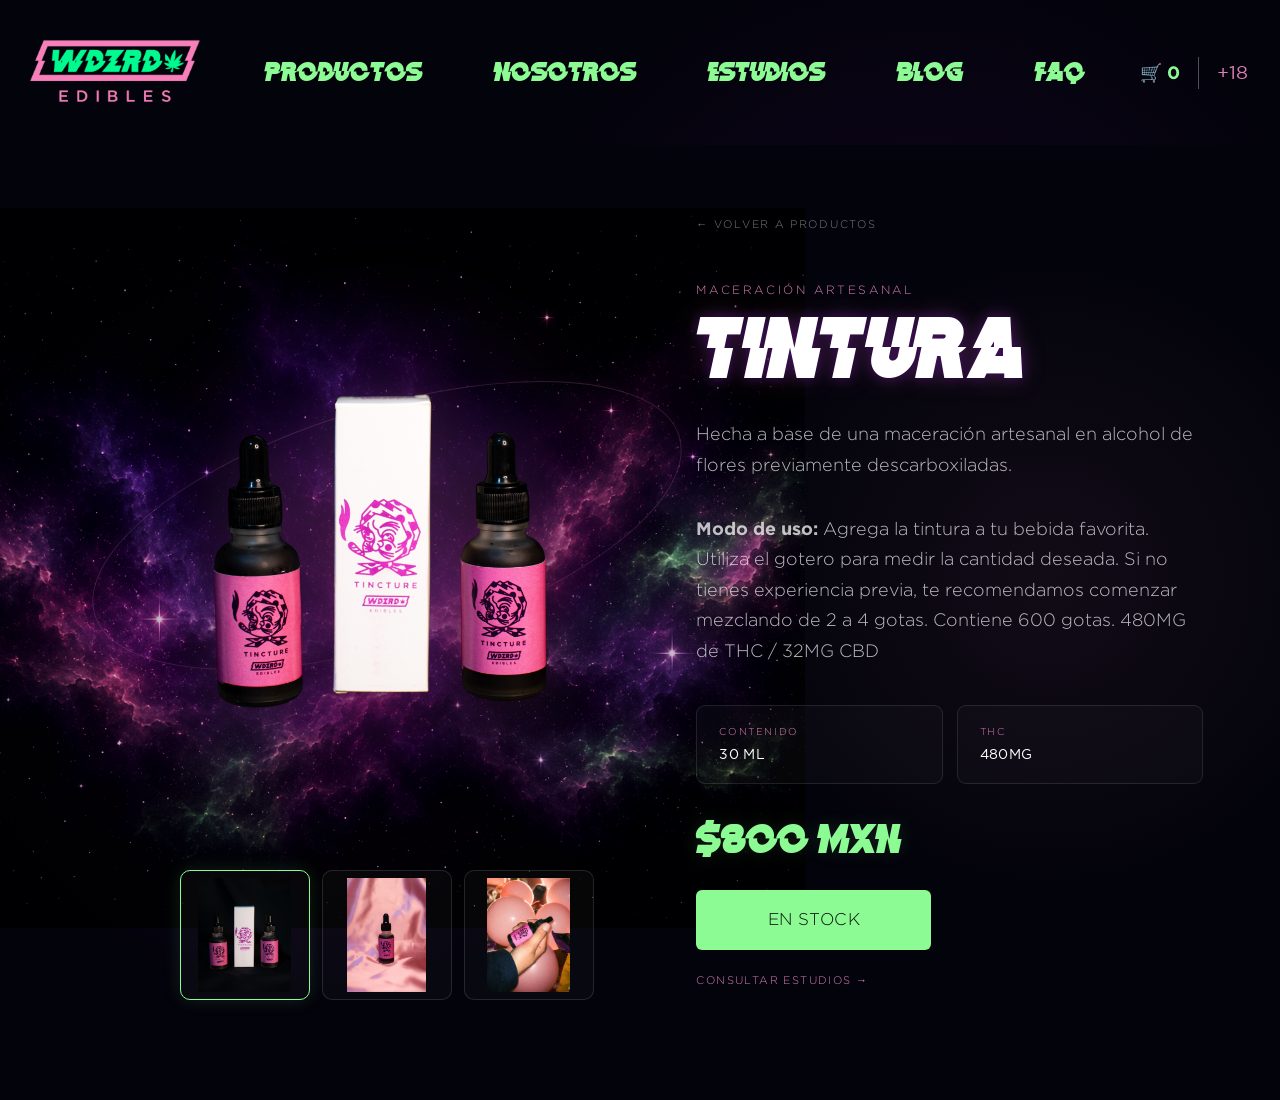
<file: tintura.html>
<!DOCTYPE html>
<html lang="es">

<head>
    <meta charset="UTF-8">

    <meta
        name="viewport"
        content="width=device-width, initial-scale=1.0"
    >

    <title>Tintura | Weedzard Edibles</title>

    <meta
        name="description"
        content="Tintura Weedzard de maceración artesanal."
    >

    <link rel="stylesheet" href="styles.css">
</head>


<body>

    <!-- =====================================================
         HEADER
    ====================================================== -->

    <header class="header">

        <a class="brand" href="index.html">
            <img
                src="assets/images/logo-wdzrd.png"
                alt="WDZRD Edibles"
            >
        </a>

<button
    class="menu-toggle"
    type="button"
    aria-label="Abrir menú"
    aria-expanded="false"
>
    <span></span>
    <span></span>
    <span></span>
</button>

        <nav class="nav">

            <a href="productos.html">
                Productos
            </a>

            <a href="nosotros.html">
                Nosotros
            </a>

            <a href="estudios.html">
                Estudios
            </a>

            <a href="blog.html">
                Blog
            </a>

            <a href="faq.html">
                FAQ
            </a>

        </nav>


        <div class="header-right">

            <span class="cart">
                🛒 <strong>0</strong>
            </span>

            <span class="divider"></span>

            <span class="age">
                +18
            </span>

        </div>

    </header>


    <!-- =====================================================
         TINTURA
    ====================================================== -->

    <main class="product-page">

        <section class="product-detail">


            <!-- =========================
                 IZQUIERDA — PRODUCTO
            ========================== -->

            <!-- =========================
                 GALERÍA DE PRODUCTO
            ========================== -->

            <div class="product-gallery">

                <!-- FOTO PRINCIPAL -->

                <div class="product-detail-image">

                    <img
                        id="main-product-image"
                        src="assets/images/tintura.png"
                        alt="Tintura Weedzard"
                    >

                </div>


                <!-- MINIATURAS -->

                <div class="product-thumbnails">

                    <button
                        class="thumbnail active"
                        type="button"
                        data-image="assets/images/tintura-1.jpg"
                        data-alt="Tintura Weedzard"
                    >
                        <img
                            src="assets/images/tintura-1.jpg"
                            alt=""
                        >
                    </button>


                    <button
                        class="thumbnail"
                        type="button"
                        data-image="assets/images/tintura-2.jpg"
                        data-alt="Detalle de Tintura Weedzard"
                    >
                        <img
                            src="assets/images/tintura-2.jpg"
                            alt=""
                        >
                    </button>


                    <button
                        class="thumbnail"
                        type="button"
                        data-image="assets/images/tintura-3.jpg"
                        data-alt="Presentación de Tintura Weedzard"
                    >
                        <img
                            src="assets/images/tintura-3.jpg"
                            alt=""
                        >
                    </button>

                </div>

            </div>


            <!-- =========================
                 DERECHA — INFORMACIÓN
            ========================== -->

            <div class="product-detail-info">

                <a
                    href="productos.html"
                    class="back-link"
                >
                    ← VOLVER A PRODUCTOS
                </a>


                <span class="product-type">
                    MACERACIÓN ARTESANAL
                </span>


                <h1>
                    TINTURA
                </h1>


                <p class="product-detail-description">
                    Hecha a base de una maceración artesanal en alcohol
                    de flores previamente descarboxiladas.
                </p>


                <p class="product-detail-description product-usage">
                    <strong>Modo de uso:</strong>
                    Agrega la tintura a tu bebida favorita. Utiliza el gotero para medir la cantidad deseada.
                    Si no tienes experiencia previa, te recomendamos comenzar
                    mezclando de 2 a 4 gotas. Contiene 600 gotas. 480MG de THC / 32MG CBD
                </p>


                <div class="product-specs">

                    <div>
                        <span>CONTENIDO</span>
                        <strong>30 ML</strong>
                    </div>

                    <div>
                        <span>THC</span>
                        <strong>480MG</strong>
                    </div>

                </div>


                <p class="product-detail-price">
                    $800 MXN
                </p>


                <a
                    href="#"
                    class="button button-primary"
                >
                    EN STOCK
                </a>


                <a
                    href="estudios.html"
                    class="study-link"
                >
                    CONSULTAR ESTUDIOS →
                </a>

            </div>

        </section>

    </main>


    <script src="script.js"></script>

</body>

</html>
</file>
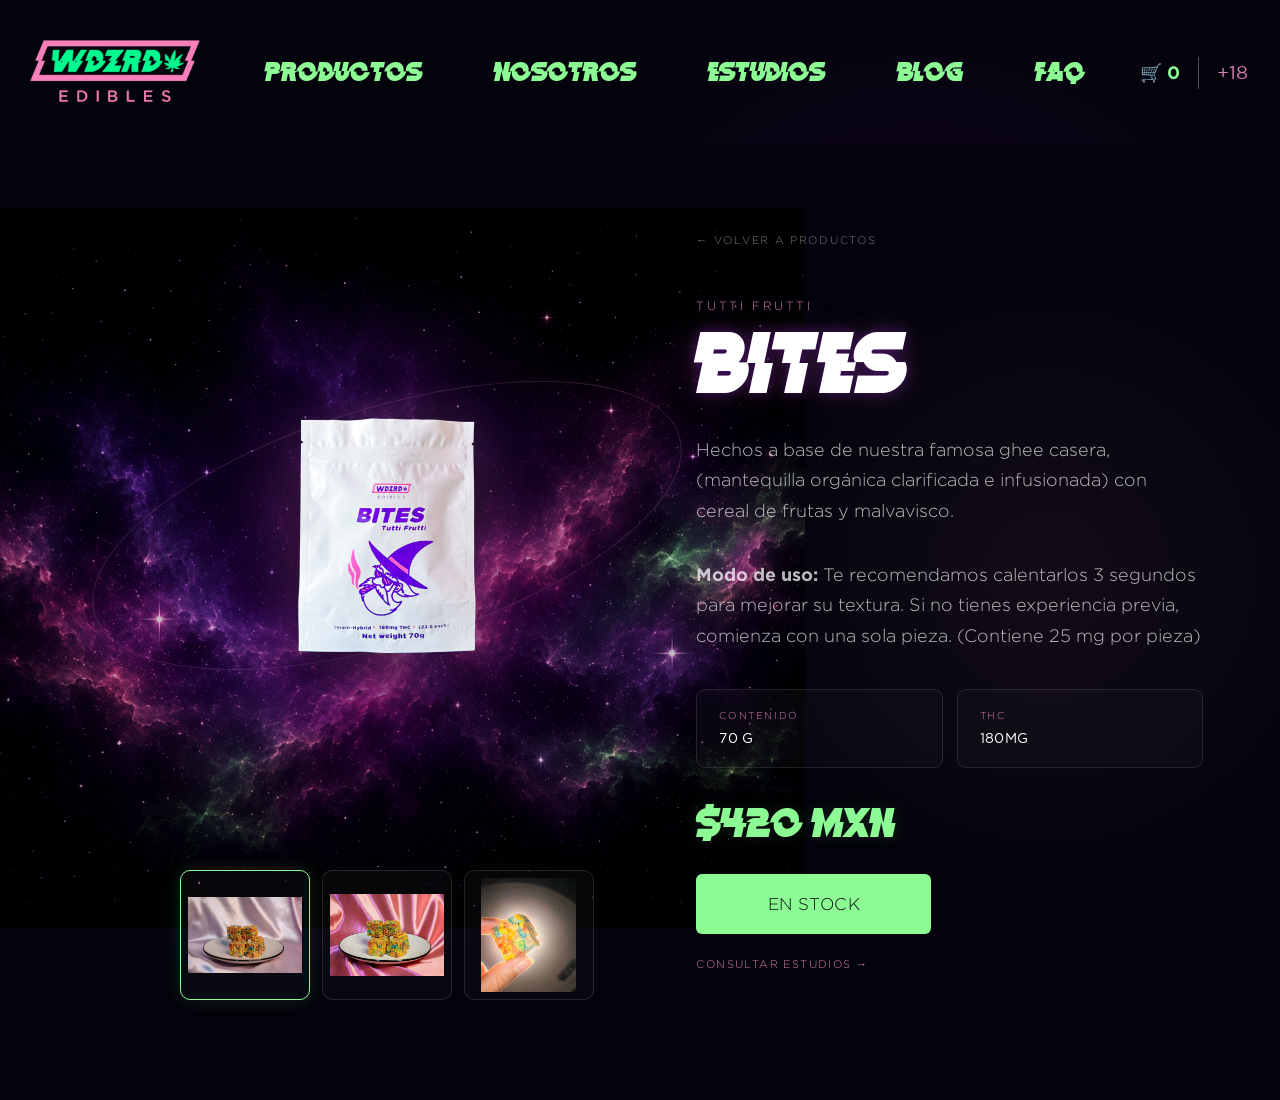
<file: tutti-frutti-bites.html>
<!DOCTYPE html>
<html lang="es">

<head>
    <meta charset="UTF-8">

    <meta
        name="viewport"
        content="width=device-width, initial-scale=1.0"
    >

    <title>Tutti Frutti Bites | Weedzard Edibles</title>

    <meta
        name="description"
        content="Tutti Frutti Bites Weedzard."
    >

    <link rel="stylesheet" href="styles.css">
</head>


<body>

    <!-- =====================================================
         HEADER
    ====================================================== -->

    <header class="header">

        <a class="brand" href="index.html">
            <img
                src="assets/images/logo-wdzrd.png"
                alt="WDZRD Edibles"
            >
        </a>
        
<button
    class="menu-toggle"
    type="button"
    aria-label="Abrir menú"
    aria-expanded="false"
>
    <span></span>
    <span></span>
    <span></span>
</button>

        <nav class="nav">

            <a href="productos.html">
                Productos
            </a>

            <a href="nosotros.html">
                Nosotros
            </a>

            <a href="estudios.html">
                Estudios
            </a>

            <a href="blog.html">
                Blog
            </a>

            <a href="faq.html">
                FAQ
            </a>

        </nav>


        <div class="header-right">

            <span class="cart">
                🛒 <strong>0</strong>
            </span>

            <span class="divider"></span>

            <span class="age">
                +18
            </span>

        </div>

    </header>


    <!-- =====================================================
         TUTTI FRUTTI BITES
    ====================================================== -->

    <main class="product-page">

        <section class="product-detail">


            <!-- =========================
                 IZQUIERDA — PRODUCTO
            ========================== -->

            <!-- =========================
                 GALERÍA DE PRODUCTO
            ========================== -->

            <div class="product-gallery">

                <!-- FOTO PRINCIPAL -->

                <div class="product-detail-image">

                    <img
                        id="main-product-image"
                        src="assets/images/bites-tutti-frutti.png"
                        alt="Tutti Frutti Bites Weedzard"
                    >

                </div>


                <!-- MINIATURAS -->

                <div class="product-thumbnails">

                    <button
                        class="thumbnail active"
                        type="button"
                        data-image="assets/images/tutti-frutti-1.jpg"
                        data-alt="Tutti Frutti Bites Weedzard"
                    >
                        <img
                            src="assets/images/tutti-frutti-1.jpg"
                            alt=""
                        >
                    </button>


                    <button
                        class="thumbnail"
                        type="button"
                        data-image="assets/images/tutti-frutti-2.jpg"
                        data-alt="Detalle de Tutti Frutti Bites Weedzard"
                    >
                        <img
                            src="assets/images/tutti-frutti-2.jpg"
                            alt=""
                        >
                    </button>

                    <button
                        class="thumbnail"
                        type="button"
                        data-image="assets/images/tutti-frutti-3.jpg"
                        data-alt="Detalle de Tutti Frutti Bites Weedzard"
                    >
                        <img
                            src="assets/images/tutti-frutti-3.jpg"
                            alt=""
                        >
                    </button>



                </div>

            </div>


            <!-- =========================
                 DERECHA — INFORMACIÓN
            ========================== -->

            <div class="product-detail-info">

                <a
                    href="productos.html"
                    class="back-link"
                >
                    ← VOLVER A PRODUCTOS
                </a>


                <span class="product-type">
                    TUTTI FRUTTI
                </span>


                <h1>
                    BITES
                </h1>


                <p class="product-detail-description">
                    Hechos a base de nuestra famosa ghee casera,
                    (mantequilla orgánica clarificada e infusionada)
                    con cereal de frutas y malvavisco.
                </p>


                <p class="product-detail-description product-usage">
                    <strong>Modo de uso:</strong>
                    Te recomendamos calentarlos 3 segundos para mejorar su textura.
                    Si no tienes experiencia previa, comienza
                    con una sola pieza. (Contiene 25 mg por pieza)
                </p>


                <div class="product-specs">

                    <div>
                        <span>CONTENIDO</span>
                        <strong>70 G</strong>
                    </div>

                    <div>
                        <span>THC</span>
                        <strong>180MG</strong>
                    </div>

                </div>


                <p class="product-detail-price">
                    $420 MXN
                </p>


                <a
                    href="#"
                    class="button button-primary"
                >
                    EN STOCK
                </a>


                <a
                    href="estudios.html"
                    class="study-link"
                >
                    CONSULTAR ESTUDIOS →
                </a>

            </div>

        </section>

    </main>


    <script src="script.js"></script>

</body>

</html>
</file>
<file: styles.css>
/* =========================================================
   WDZRD — WEB FONTS
========================================================= */

@font-face {
    font-family: "Distortion Dos Analogue";
    src: url("assets/fonts/DistortionDosAnalogue.otf") format("opentype");
    font-weight: 400;
    font-style: normal;
    font-display: swap;
}

@font-face {
    font-family: "Gotham";
    src: url("assets/fonts/Gotham-Light.otf") format("opentype");
    font-weight: 300;
    font-style: normal;
    font-display: swap;
}

@font-face {
    font-family: "Gotham";
    src: url("assets/fonts/Gotham-Book.ttf") format("truetype");
    font-weight: 400;
    font-style: normal;
    font-display: swap;
}

@font-face {
    font-family: "Gotham";
    src: url("assets/fonts/Gotham-Bold.otf") format("opentype");
    font-weight: 700;
    font-style: normal;
    font-display: swap;
}

/* =========================================================
   WDZRD — GLOBAL
========================================================= */

* {
    margin: 0;
    padding: 0;
    box-sizing: border-box;
}

html {
    scroll-behavior: smooth;
}

:root {
    --font-display: "Distortion Dos Analogue", sans-serif;
    --font-body: "Gotham", Arial, sans-serif;

    --bg: #03030b;
    --bg-soft: #080611;

    --purple: #3D0B5E;
    --pink: #DD7FB8;
    --green: #8DFB94;

    --white: #FFFFFF;
    --soft-white: #E8E4EA;

    --border-pink: rgba(221, 127, 184, 0.28);
    --border-white: rgba(255, 255, 255, 0.10);
}

html,
body {
    width: 100%;
    min-height: 100%;
}

body {
    min-height: 100vh;

    overflow-x: hidden;

    background:
        radial-gradient(
            circle at 72% 35%,
            rgba(61, 11, 94, 0.26),
            transparent 38%
        ),
        var(--bg);

    color: var(--white);

    font-family: var(--font-body);
    font-weight: 300;
}

img {
    max-width: 100%;
}


/* =========================================================
   HEADER
========================================================= */

.header {
    width: 100%;
    height: 145px;

    position: relative;
    z-index: 50;

    display: flex;
    align-items: center;
    justify-content: center;

    padding: 0 2%;
}


/* LOGO */

.brand {
    position: absolute;

    left: 30px;
    top: 40px;

    z-index: 60;

    display: flex;
    align-items: center;

    text-decoration: none;
}

.brand img {
    display: block;

    width: 170px;
    height: auto;

    max-width: none;
}


/* NAV */

.nav {
    display: flex;
    align-items: center;
    justify-content: center;

    gap: 72px;

    margin: 0 auto;

    padding-left: 220px;
    padding-right: 150px;
}

.nav a {
    position: relative;

    font-family: var(--font-display);
    font-size: 28px;
    font-weight: 400;
    line-height: 1;

    color: var(--green);

    text-decoration: none;

    transition:
        color 0.25s ease,
        transform 0.25s ease,
        text-shadow 0.25s ease;
}

.nav a::after {
    content: "";

    position: absolute;

    left: 0;
    bottom: -8px;

    width: 0;
    height: 1px;

    background: var(--pink);

    transition: width 0.25s ease;
}

.nav a:hover {
    color: var(--white);

    transform: translateY(-2px);

    text-shadow:
        0 0 14px rgba(141, 251, 148, 0.28);
}

.nav a:hover::after {
    width: 100%;
}


/* HEADER RIGHT */

.header-right {
    position: absolute;

    right: 2.5%;
    top: 50%;

    transform: translateY(-50%);

    display: flex;
    align-items: center;

    gap: 18px;

    z-index: 60;
}

.cart {
    font-family: var(--font-body);
    font-size: 18px;
    font-weight: 300;
}

.cart strong {
    color: var(--green);
}

.divider {
    width: 1px;
    height: 32px;

    background:
        rgba(255, 255, 255, 0.30);
}

.age {
    font-family: var(--font-body);
    font-size: 19px;
    font-weight: 500;

    color: var(--pink);
}


/* =========================================================
   HOME HERO
========================================================= */

.hero {
    width: 100%;

    position: relative;

    display: grid;
    grid-template-columns: 46% 54%;
    align-items: center;

    padding:
        85px
        3%
        70px;

    overflow: hidden;
}


/* HERO LEFT */

.hero-copy {
    position: relative;
    z-index: 10;

    display: flex;
    flex-direction: column;
    justify-content: center;

    padding-left: 1%;
}

.hero-copy h1 {
    max-width: 780px;

    font-family: var(--font-display);

    font-size:
        clamp(68px, 5.25vw, 98px);

    font-weight: 400;

    line-height: 0.91;

    letter-spacing: -0.5px;

    text-transform: uppercase;

    color: var(--white);

    text-shadow:
        0 0 8px rgba(61, 11, 94, 0.95),
        0 0 18px rgba(61, 11, 94, 0.80),
        0 0 32px rgba(221, 127, 184, 0.42);
}

.hero-copy > p {
    max-width: 550px;

    margin-top: 30px;

    font-family: var(--font-body);

    font-size: 19px;
    font-weight: 300;

    line-height: 1.55;

    color: var(--soft-white);
}


/* =========================================================
   HERO BUTTONS
========================================================= */

.hero-buttons {
    display: flex;
    align-items: center;

    gap: 18px;

    margin-top: 30px;
}

.button {
    min-width: 235px;
    height: 60px;

    display: inline-flex;
    align-items: center;
    justify-content: center;

    padding: 0 26px;

    border-radius: 6px;

    font-family: var(--font-body);

    font-size: 17px;
    font-weight: 300;

    letter-spacing: 0.4px;
    line-height: 1;

    text-decoration: none;

    cursor: pointer;

    transition:
        transform 0.25s ease,
        box-shadow 0.25s ease,
        background 0.25s ease,
        color 0.25s ease;
}

.button:hover {
    transform: translateY(-2px);
}

.button-primary {
    background: var(--green);

    color: #07120e;
}

.button-primary:hover {
    box-shadow:
        0 0 18px rgba(141, 251, 148, 0.25),
        0 0 36px rgba(141, 251, 148, 0.12);
}

.button-secondary {
    color: var(--white);

    background:
        rgba(255, 255, 255, 0.015);

    border:
        1px solid var(--pink);
}

.button-secondary:hover {
    background:
        rgba(221, 127, 184, 0.10);

    box-shadow:
        0 0 24px rgba(221, 127, 184, 0.10);
}


/* =========================================================
   HERO BENEFITS
========================================================= */

.benefits {
    width: 100%;
    max-width: 700px;

    display: flex;
    align-items: center;

    margin-top: 52px;

    padding-top: 23px;

    border-top:
        1px solid rgba(255, 255, 255, 0.16);
}

.benefit {
    display: flex;
    align-items: center;

    gap: 9px;

    padding: 0 19px;

    border-right:
        1px solid rgba(255, 255, 255, 0.18);
}

.benefit:first-child {
    padding-left: 0;
}

.benefit:last-child {
    padding-right: 0;

    border-right: none;
}

.benefit span {
    font-size: 21px;
}

.benefit p {
    font-family: var(--font-body);

    font-size: 13px;
    font-weight: 300;

    letter-spacing: 0.4px;

    white-space: nowrap;

    color: var(--soft-white);
}


/* =========================================================
   HERO RIGHT
========================================================= */

.hero-visual {
    min-height: 650px;

    position: relative;

    display: flex;
    align-items: center;
    justify-content: center;

    isolation: isolate;
}


/* =========================================================
   REAL NEBULA
========================================================= */

.nebula-bg {
    position: absolute;

    width: 120%;
    height: 112%;

    left: -10%;
    top: -6%;

    z-index: 1;

    background-image:

        linear-gradient(
            to left,
            rgba(3, 3, 11, 0.03) 0%,
            rgba(3, 3, 11, 0.10) 42%,
            rgba(3, 3, 11, 0.58) 78%,
            rgba(3, 3, 11, 0.96) 100%
        ),

        url("assets/images/nebula.png");

    background-size: cover;

    background-position: center;

    background-repeat: no-repeat;

    opacity: 0.62;

    filter:
        saturate(0.92)
        contrast(1.06);

    pointer-events: none;
}


/* =========================================================
   HERO ORBITS
========================================================= */

.orbit {
    position: absolute;

    z-index: 3;

    border:
        1px solid rgba(221, 127, 184, 0.17);

    border-radius: 50%;

    box-shadow:
        0 0 9px rgba(221, 127, 184, 0.06);

    transform:
        rotate(-12deg);

    pointer-events: none;
}

.orbit-one {
    width: 700px;
    height: 420px;
}

.orbit-two {
    width: 555px;
    height: 325px;
}

.orbit-three {
    width: 410px;
    height: 235px;
}


/* =========================================================
   WIZARD
========================================================= */

.wizard-wrap {
    position: relative;

    z-index: 5;

    display: flex;
    align-items: center;
    justify-content: center;
}

.wizard-wrap img {
    display: block;

    width:
        min(490px, 84%);

    height: auto;

    filter:

        drop-shadow(
            0 0 16px
            rgba(221, 127, 184, 0.38)
        )

        drop-shadow(
            0 0 30px
            rgba(141, 251, 148, 0.07)
        );

    animation:
        wizardFloat 5s ease-in-out infinite;
}

@keyframes wizardFloat {

    0%,
    100% {
        transform:
            translateY(0);
    }

    50% {
        transform:
            translateY(-9px);
    }
}


/* =========================================================
   TRANSPARENCY CARD
========================================================= */

.transparency-card {
    position: absolute;

    right: 0;

    bottom: 14%;

    width: 205px;

    padding: 22px;

    z-index: 12;

    border:
        1px solid var(--pink);

    border-radius: 14px;

    background:
        rgba(13, 5, 24, 0.76);

    backdrop-filter:
        blur(10px);

    -webkit-backdrop-filter:
        blur(10px);
}

.lab-icon {
    margin-bottom: 14px;

    font-size: 32px;

    color: var(--pink);
}

.transparency-card strong {
    display: block;

    margin-bottom: 9px;

    font-family: var(--font-body);

    font-size: 14px;

    font-weight: 500;
}

.transparency-card p {
    font-family: var(--font-body);

    font-size: 13px;

    font-weight: 300;

    line-height: 1.5;

    color: #DDD5DF;
}


/* =========================================================
   GENERIC INTERNAL PAGES
========================================================= */

.page-main {
    min-height: calc(100vh - 145px);
}

.page-hero {
    width: 100%;

    padding:
        115px
        5%
        75px;

    background:

        radial-gradient(
            circle at 70% 40%,
            rgba(61, 11, 94, 0.24),
            transparent 35%
        ),

        var(--bg);
}

.page-kicker {
    display: block;

    margin-bottom: 16px;

    font-family: var(--font-body);

    font-size: 13px;

    font-weight: 300;

    letter-spacing: 3px;

    color: var(--pink);
}

.page-title,
.section-title {
    font-family: var(--font-display);

    font-size:
        clamp(64px, 6vw, 105px);

    font-weight: 400;

    line-height: 0.88;

    text-transform: uppercase;

    color: var(--green);
}

.page-copy,
.section-copy {
    max-width: 680px;

    margin-top: 24px;

    font-family: var(--font-body);

    font-size: 18px;

    font-weight: 300;

    line-height: 1.65;

    color: var(--soft-white);
}

.section {
    width: 100%;

    padding:
        100px
        5%;

    position: relative;
}


/* =========================================================
   PRODUCTS PAGE
========================================================= */

.products-section {
    position: relative;

    width: 100%;

    min-height: calc(100vh - 145px);

    padding:
        115px
        5vw
        160px;

    overflow: hidden;

    background:

        radial-gradient(
            circle at 15% 35%,
            rgba(93, 22, 128, 0.16),
            transparent 34%
        ),

        radial-gradient(
            circle at 85% 65%,
            rgba(119, 18, 99, 0.12),
            transparent 32%
        ),

        var(--bg);
}


/* PRODUCT PAGE HEADER */

.products-header {
    position: relative;

    z-index: 2;

    display: flex;
    align-items: flex-end;
    justify-content: space-between;

    gap: 60px;

    margin-bottom: 75px;
}

.products-header > div {
    max-width: 760px;
}

.section-kicker {
    display: block;

    margin-bottom: 14px;

    font-family: var(--font-body);

    font-size: 13px;

    font-weight: 300;

    letter-spacing: 3px;

    color: var(--pink);
}

.products-header h1,
.products-header h2 {
    margin: 0;

    font-family: var(--font-display);

    font-size:
        clamp(64px, 6vw, 105px);

    font-weight: 400;

    line-height: 0.86;

    letter-spacing: -1px;

    color: var(--green);

    text-shadow:
        0 0 18px
        rgba(141, 251, 148, 0.10);
}

.products-header > p {
    max-width: 370px;

    margin: 0 0 4px;

    font-family: var(--font-body);

    font-size: 16px;

    font-weight: 300;

    line-height: 1.6;

    color:
        rgba(255, 255, 255, 0.66);
}


/* =========================================================
   PRODUCTS GRID
========================================================= */

.products-grid {
    position: relative;

    z-index: 2;

    display: grid;

    grid-template-columns:
        repeat(2, minmax(0, 1fr));

    gap: 28px;
}


/* =========================================================
   PRODUCT CARD
========================================================= */

.product-card {
    position: relative;

    min-height: 590px;

    display: grid;

    grid-template-columns:
        56% 44%;

    overflow: hidden;

    border:
        1px solid var(--border-pink);

    border-radius: 24px;

    background:

        radial-gradient(
            circle at 25% 40%,
            rgba(107, 19, 142, 0.30),
            transparent 42%
        ),

        linear-gradient(
            145deg,
            rgba(25, 10, 34, 0.96),
            rgba(5, 5, 13, 0.98)
        );

    box-shadow:

        inset 0 1px 0
            rgba(255,255,255,0.05),

        0 20px 60px
            rgba(0,0,0,0.28);

    isolation: isolate;

    transition:

        transform
            0.45s
            cubic-bezier(.2,.8,.2,1),

        border-color
            0.45s ease,

        box-shadow
            0.45s ease;
}


/* COSMIC GLOW */

.product-card::before {
    content: "";

    position: absolute;

    z-index: -1;

    width: 280px;
    height: 280px;

    left: 15%;
    top: 30%;

    border-radius: 50%;

    background:
        rgba(112, 20, 158, 0.22);

    filter:
        blur(75px);

    opacity: 0.7;

    transition:
        transform 0.6s ease,
        opacity 0.6s ease;
}


/* INNER BORDER */

.product-card::after {
    content: "";

    position: absolute;

    inset: 10px;

    border:
        1px solid
        rgba(255,255,255,0.035);

    border-radius: 17px;

    pointer-events: none;
}


/* HOVER */

.product-card:hover {
    transform:
        translateY(-8px);

    border-color:
        rgba(221, 127, 184, 0.65);

    box-shadow:

        inset 0 1px 0
            rgba(255,255,255,0.07),

        0 30px 80px
            rgba(0,0,0,0.45),

        0 0 45px
            rgba(126, 28, 154, 0.12);
}

.product-card:hover::before {
    transform:
        scale(1.3);

    opacity: 1;
}


/* =========================================================
   PRODUCT IMAGE
========================================================= */

.product-image {
    position: relative;

    min-width: 0;

    min-height: 590px;

    display: flex;
    align-items: center;
    justify-content: center;

    padding:
        45px
        25px;

    overflow: hidden;
}

.product-image::before {
    content: "";

    position: absolute;

    width: 260px;
    height: 260px;

    border-radius: 50%;

    background:

        radial-gradient(
            circle,
            rgba(255, 68, 190, 0.22) 0%,
            rgba(119, 19, 152, 0.14) 35%,
            transparent 72%
        );

    filter:
        blur(10px);

    pointer-events: none;
}

.product-image::after {
    content: "";

    position: absolute;

    width: 390px;
    height: 155px;

    border:
        1px solid
        rgba(218, 101, 190, 0.16);

    border-radius: 50%;

    transform:
        rotate(-18deg);

    pointer-events: none;
}

.product-image img {
    position: relative;

    z-index: 2;

    display: block;

    width: 100%;

    max-width: 360px;

    max-height: 440px;

    object-fit: contain;

    filter:

        drop-shadow(
            0 25px 25px
            rgba(0,0,0,0.45)
        )

        drop-shadow(
            0 0 18px
            rgba(255, 62, 196, 0.12)
        );

    transform:
        translateY(0)
        scale(1);

    transition:

        transform
            0.6s
            cubic-bezier(.2,.8,.2,1),

        filter
            0.6s ease;
}

.product-card:hover .product-image img {
    transform:
        translateY(-8px)
        scale(1.055);

    filter:

        drop-shadow(
            0 30px 30px
            rgba(0,0,0,0.50)
        )

        drop-shadow(
            0 0 30px
            rgba(255, 62, 196, 0.20)
        );
}


/* =========================================================
   PRODUCT INFO
========================================================= */

.product-info {
    position: relative;

    z-index: 3;

    display: flex;
    flex-direction: column;
    justify-content: center;

    padding:
        48px
        38px
        48px
        8px;
}

.product-type {
    display: block;

    margin-bottom: 14px;

    font-family: var(--font-body);

    font-size: 11px;

    font-weight: 300;

    letter-spacing: 2.5px;

    line-height: 1.4;

    color: var(--pink);
}

.product-info h2,
.product-info h3 {
    margin: 0;

    font-family: var(--font-display);

    font-size:
        clamp(48px, 4vw, 72px);

    font-weight: 400;

    line-height: 0.88;

    letter-spacing: -0.5px;

    color: var(--white);

    text-shadow:
        0 0 22px
        rgba(255,255,255,0.08);
}

.product-info > p:not(.product-details):not(.product-price) {
    max-width: 300px;

    margin:
        22px
        0
        0;

    font-family: var(--font-body);

    font-size: 15px;

    font-weight: 300;

    line-height: 1.6;

    color:
        rgba(255,255,255,0.76);
}

.product-details {
    margin:
        18px
        0
        0;

    font-family: var(--font-body);

    font-size: 12px;

    font-weight: 300;

    line-height: 1.5;

    color:
        rgba(255,255,255,0.43);
}

.product-price {
    margin:
        20px
        0
        0;

    font-family: var(--font-body);

    font-size: 21px;

    font-weight: 400;

    color: var(--green);

    text-shadow:
        0 0 15px
        rgba(141,251,148,0.15);
}


/* =========================================================
   PRODUCT BUTTON
========================================================= */

.product-link {
    appearance: none;

    display: inline-flex;
    align-items: center;
    justify-content: space-between;

    width: 100%;
    max-width: 190px;

    margin-top: 30px;

    padding:
        13px
        16px;

    border:
        1px solid
        rgba(141,251,148,0.48);

    border-radius: 5px;

    background:
        transparent;

    font-family: var(--font-body);

    font-size: 11px;

    font-weight: 400;

    letter-spacing: 1.5px;

    color: var(--green);

    cursor: pointer;

    transition:

        background
            0.3s ease,

        color
            0.3s ease,

        border-color
            0.3s ease,

        box-shadow
            0.3s ease,

        transform
            0.3s ease;
}

.product-link span {
    font-size: 17px;

    line-height: 1;

    transition:
        transform 0.3s ease;
}

.product-link:hover {
    background:
        var(--green);

    color:
        #050509;

    border-color:
        var(--green);

    box-shadow:
        0 0 25px
        rgba(141,251,148,0.16);

    transform:
        translateY(-2px);
}

.product-link:hover span {
    transform:
        translateX(5px);
}


/* =========================================================
   PRODUCT CARD VARIATIONS
========================================================= */

/* GUMMIES */

.product-card--gummies {
    background:

        radial-gradient(
            circle at 22% 45%,
            rgba(255, 54, 170, 0.15),
            transparent 40%
        ),

        linear-gradient(
            145deg,
            #1c081c,
            #06050d
        );
}


/* CHOCOLATE */

.product-card--chocolate {
    background:

        radial-gradient(
            circle at 22% 45%,
            rgba(119, 68, 38, 0.18),
            transparent 40%
        ),

        linear-gradient(
            145deg,
            #170d0b,
            #06050d
        );
}


/* TUTTI FRUTTI */

.product-card--cereal {
    background:

        radial-gradient(
            circle at 22% 45%,
            rgba(29, 180, 104, 0.14),
            transparent 40%
        ),

        linear-gradient(
            145deg,
            #071512,
            #06050d
        );
}


/* TINTURA */

.product-card--tincture {
    background:

        radial-gradient(
            circle at 22% 45%,
            rgba(117, 36, 170, 0.20),
            transparent 40%
        ),

        linear-gradient(
            145deg,
            #10091c,
            #05050d
        );
}


/* =========================================================
   TABLET — 1150
========================================================= */

@media (max-width: 1150px) {

    .nav {
        gap: 34px;

        padding-left: 180px;

        padding-right: 120px;
    }

    .nav a {
        font-size: 22px;
    }


    .hero {
        grid-template-columns:
            48% 52%;
    }

    .hero-copy h1 {
        font-size:
            clamp(60px, 6vw, 82px);
    }

    .wizard-wrap img {
        width:
            min(430px, 82%);
    }


    .orbit-one {
        width: 590px;
        height: 360px;
    }

    .orbit-two {
        width: 470px;
        height: 275px;
    }

    .orbit-three {
        width: 350px;
        height: 200px;
    }


    .product-card {
        grid-template-columns: 1fr;

        min-height: auto;
    }

    .product-image {
        min-height: 430px;
    }

    .product-info {
        padding:
            10px
            38px
            42px;
    }

    .product-info > p:not(.product-details):not(.product-price) {
        max-width: 500px;
    }
}


/* =========================================================
   MOBILE — 900
========================================================= */

@media (max-width: 900px) {

    .header {
        height: 90px;

        padding:
            12px
            20px;

        justify-content:
            space-between;
    }

    .brand {
        position: relative;

        left: auto;

        top: auto;
    }

    .brand img {
        width: 145px;
    }

    .nav {
        display: none;
    }

    .header-right {
        position: relative;

        right: auto;
        top: auto;

        transform: none;

        gap: 11px;
    }

    .cart {
        font-size: 16px;
    }

    .age {
        font-size: 17px;
    }


    /* HERO */

    .hero {
        grid-template-columns: 1fr;

        padding:
            55px
            22px
            60px;
    }

    .hero-copy {
        padding-left: 0;
    }

    .hero-copy h1 {
        font-size:
            clamp(52px, 14vw, 74px);

        line-height: 0.92;
    }

    .hero-copy > p {
        max-width: 100%;

        margin-top: 24px;

        font-size: 17px;
    }


    /* BUTTONS */

    .hero-buttons {
        flex-direction: column;

        align-items: stretch;

        margin-top: 26px;
    }

    .button {
        width: 100%;

        min-width: 0;
    }


    /* BENEFITS */

    .benefits {
        flex-direction: column;

        align-items: flex-start;

        gap: 16px;

        margin-top: 38px;
    }

    .benefit {
        padding: 0;

        border-right: none;
    }


    /* HERO VISUAL */

    .hero-visual {
        min-height: 510px;

        margin-top: 25px;
    }

    .wizard-wrap img {
        width: 305px;
    }

    .orbit-one {
        width: 480px;
        height: 295px;
    }

    .orbit-two {
        width: 390px;
        height: 235px;
    }

    .orbit-three {
        width: 295px;
        height: 170px;
    }

    .transparency-card {
        width: 180px;

        right: 0;

        bottom: 1%;

        padding: 18px;
    }


    /* PRODUCTS */

    .products-section {
        padding:
            90px
            25px
            120px;
    }

    .products-header {
        flex-direction: column;

        align-items: flex-start;

        gap: 25px;

        margin-bottom: 45px;
    }

    .products-header h1,
    .products-header h2 {
        font-size:
            clamp(52px, 12vw, 78px);
    }

    .products-header > p {
        max-width: 100%;
    }

    .products-grid {
        grid-template-columns: 1fr;

        gap: 22px;
    }

    .product-card {
        border-radius: 20px;
    }

    .product-image {
        min-height: 380px;

        padding:
            35px
            20px;
    }

    .product-image img {
        max-width: 300px;

        max-height: 350px;
    }

    .product-image::after {
        width: 320px;
    }

    .product-info {
        padding:
            10px
            28px
            35px;
    }


    /* GENERIC PAGES */

    .page-hero,
    .section {
        padding-left: 22px;
        padding-right: 22px;
    }
}


/* =========================================================
   SMALL MOBILE — 520
========================================================= */

@media (max-width: 520px) {

    .brand img {
        width: 135px;
    }

    .header-right .divider {
        display: none;
    }


    .hero-copy h1 {
        font-size:
            clamp(46px, 14vw, 62px);
    }


    .hero-visual {
        min-height: 460px;
    }

    .wizard-wrap img {
        width: 270px;
    }

    .orbit-one {
        width: 410px;
        height: 255px;
    }

    .orbit-two {
        width: 330px;
        height: 200px;
    }

    .orbit-three {
        width: 250px;
        height: 145px;
    }


    .transparency-card {
        width: 165px;

        padding: 16px;
    }


    /* PRODUCTS */

    .products-section {
        padding:
            75px
            18px
            100px;
    }

    .products-header h1,
    .products-header h2 {
        font-size: 50px;
    }

    .product-image {
        min-height: 320px;
    }

    .product-image img {
        max-width: 260px;

        max-height: 300px;
    }

    .product-info h2,
    .product-info h3 {
        font-size: 48px;
    }

    .product-info {
        padding:
            5px
            23px
            30px;
    }
}
/* =========================================================
   WDZRD — PRODUCT DETAIL PAGE
========================================================= */

.product-page {
    width: 100%;
    min-height: calc(100vh - 145px);

    background:
        radial-gradient(
            circle at 24% 50%,
            rgba(82, 15, 117, 0.28),
            transparent 35%
        ),
        radial-gradient(
            circle at 82% 45%,
            rgba(221, 127, 184, 0.07),
            transparent 28%
        ),
        var(--bg);
}


/* =========================================================
   PRODUCT DETAIL LAYOUT
========================================================= */

.product-detail {
    width: 100%;
    min-height: calc(100vh - 145px);

    display: grid;
    grid-template-columns: 55% 45%;

    align-items: center;

    padding: 55px 6% 100px;

    position: relative;

    overflow: hidden;
}


/* =========================================================
   PRODUCT IMAGE — LEFT
========================================================= */

.product-detail-image {
    position: relative;

    min-height: 650px;

    display: flex;
    align-items: center;
    justify-content: center;

    isolation: isolate;
}


/* GLOW DETRÁS */

.product-detail-image::before {
    content: "";

    position: absolute;

    width: 520px;
    height: 520px;

    border-radius: 50%;

    background:
        radial-gradient(
            circle,
            rgba(221, 127, 184, 0.22) 0%,
            rgba(61, 11, 94, 0.20) 38%,
            transparent 70%
        );

    filter: blur(18px);

    z-index: -2;
}


/* ÓRBITA */

.product-detail-image::after {
    content: "";

    position: absolute;

    width: 610px;
    height: 235px;

    border:
        1px solid rgba(221, 127, 184, 0.20);

    border-radius: 50%;

    transform: rotate(-17deg);

    box-shadow:
        0 0 20px rgba(221, 127, 184, 0.04);

    z-index: -1;
}


/* FOTO */

.product-detail-image img {
    position: relative;

    z-index: 3;

    display: block;

    width: min(480px, 82%);
    max-height: 610px;

    object-fit: contain;

    filter:
        drop-shadow(
            0 35px 35px
            rgba(0, 0, 0, 0.50)
        )
        drop-shadow(
            0 0 28px
            rgba(221, 127, 184, 0.16)
        );

    animation:
        productFloat 5s ease-in-out infinite;
}


@keyframes productFloat {

    0%,
    100% {
        transform: translateY(0);
    }

    50% {
        transform: translateY(-9px);
    }
}


/* =========================================================
   PRODUCT INFORMATION — RIGHT
========================================================= */

.product-detail-info {
    position: relative;

    z-index: 5;

    width: 100%;
    max-width: 570px;
}


/* VOLVER */

.back-link {
    display: inline-block;

    margin-bottom: 52px;

    font-family: var(--font-body);

    font-size: 11px;
    font-weight: 300;

    letter-spacing: 1.7px;

    color: rgba(255, 255, 255, 0.48);

    text-decoration: none;

    transition:
        color 0.25s ease,
        transform 0.25s ease;
}

.back-link:hover {
    color: var(--green);

    transform: translateX(-4px);
}


/* SABOR */

.product-detail-info .product-type {
    margin-bottom: 13px;

    font-size: 12px;

    letter-spacing: 2.6px;
}


/* NOMBRE */

.product-detail-info h1 {
    margin: 0;

    font-family: var(--font-display);

    font-size: clamp(78px, 7vw, 125px);

    font-weight: 400;

    line-height: 0.84;

    color: var(--white);

    text-shadow:
        0 0 12px rgba(61, 11, 94, 0.95),
        0 0 26px rgba(221, 127, 184, 0.24);
}


/* DESCRIPCIÓN */

.product-detail-description {
    max-width: 510px;

    margin-top: 32px;

    font-family: var(--font-body);

    font-size: 18px;
    font-weight: 300;

    line-height: 1.7;

    color: rgba(255, 255, 255, 0.73);
}


/* =========================================================
   PRODUCT SPECS
========================================================= */

.product-specs {
    display: grid;

    grid-template-columns:
        repeat(2, minmax(0, 1fr));

    gap: 14px;

    margin-top: 38px;
}

.product-specs > div {
    padding: 20px 22px;

    border:
        1px solid rgba(255, 255, 255, 0.10);

    border-radius: 9px;

    background:
        rgba(255, 255, 255, 0.025);

    transition:
        border-color 0.25s ease,
        background 0.25s ease;
}

.product-specs > div:hover {
    border-color:
        rgba(221, 127, 184, 0.32);

    background:
        rgba(221, 127, 184, 0.035);
}

.product-specs span {
    display: block;

    margin-bottom: 8px;

    font-family: var(--font-body);

    font-size: 10px;
    font-weight: 300;

    letter-spacing: 1.6px;

    color: var(--pink);
}

.product-specs strong {
    font-family: var(--font-body);

    font-size: 14px;
    font-weight: 400;

    letter-spacing: 0.3px;

    color: var(--white);
}


/* =========================================================
   PRICE
========================================================= */

.product-detail-price {
    margin-top: 32px;
    margin-bottom: 25px;

    font-family: var(--font-display);

    font-size: 42px;
    font-weight: 400;

    color: var(--green);

    text-shadow:
        0 0 18px rgba(141, 251, 148, 0.12);
}


/* =========================================================
   STUDIES LINK
========================================================= */

.study-link {
    display: block;

    width: fit-content;

    margin-top: 24px;

    font-family: var(--font-body);

    font-size: 11px;
    font-weight: 300;

    letter-spacing: 1.4px;

    color: var(--pink);

    text-decoration: none;

    transition:
        color 0.25s ease,
        transform 0.25s ease;
}

.study-link:hover {
    color: var(--white);

    transform: translateX(4px);
}


/* =========================================================
   PRODUCT DETAIL — TABLET / MOBILE
========================================================= */

@media (max-width: 900px) {

    .product-page {
        min-height: auto;
    }

    .product-detail {
        min-height: auto;

        grid-template-columns: 1fr;

        padding:
            30px
            22px
            80px;
    }

    .product-detail-image {
        min-height: 500px;
    }

    .product-detail-image img {
        width: min(370px, 82%);
    }

    .product-detail-image::before {
        width: 390px;
        height: 390px;
    }

    .product-detail-image::after {
        width: 440px;
        height: 175px;
    }

    .product-detail-info {
        max-width: 100%;
    }

    .back-link {
        margin-bottom: 34px;
    }

    .product-detail-info h1 {
        font-size:
            clamp(68px, 18vw, 95px);
    }

    .product-detail-description {
        max-width: 600px;
    }
}


@media (max-width: 520px) {

    .product-detail-image {
        min-height: 390px;
    }

    .product-detail-image img {
        width: min(290px, 82%);
    }

    .product-detail-image::before {
        width: 310px;
        height: 310px;
    }

    .product-detail-image::after {
        width: 350px;
        height: 140px;
    }

    .product-specs {
        grid-template-columns: 1fr;
    }

    .product-detail-info h1 {
        font-size: 64px;
    }

    .product-detail-description {
        font-size: 16px;
    }
}
/* =========================================================
   WDZRD — PRODUCT GALLERY
========================================================= */

.product-gallery {
    width: 100%;

    display: flex;
    flex-direction: column;
    align-items: center;

    gap: 20px;
}


/* =========================================================
   THUMBNAILS
========================================================= */

.product-thumbnails {
    position: relative;
    z-index: 10;

    display: flex;
    align-items: center;
    justify-content: center;

    gap: 12px;

    width: 100%;
}


/* MINIATURA */

.thumbnail {
    appearance: none;

    width: 130px;
    height: 130px;

    padding: 7px;

    border:
        1px solid rgba(255, 255, 255, 0.12);

    border-radius: 10px;

    background:
        rgba(255, 255, 255, 0.025);

    overflow: hidden;

    cursor: pointer;

    transition:
        transform 0.25s ease,
        border-color 0.25s ease,
        background 0.25s ease,
        box-shadow 0.25s ease;
}


/* FOTO DENTRO DE MINIATURA */

.thumbnail img {
    display: block;

    width: 100%;
    height: 100%;

    object-fit: contain;

    border-radius: 6px;
}


/* HOVER */

.thumbnail:hover {
    transform: translateY(-3px);

    border-color:
        rgba(221, 127, 184, 0.55);

    background:
        rgba(221, 127, 184, 0.05);
}


/* MINIATURA ACTIVA */

.thumbnail.active {
    border-color: var(--green);

    box-shadow:
        0 0 18px
        rgba(141, 251, 148, 0.13);
}


/* TRANSICIÓN FOTO PRINCIPAL */

.product-detail-image img {
    transition:
        opacity 0.18s ease,
        transform 0.35s ease,
        filter 0.35s ease;
}


/* =========================================================
   MOBILE GALLERY
========================================================= */

@media (max-width: 520px) {

    .product-gallery {
        gap: 14px;
    }

    .thumbnail {
        width: 68px;
        height: 68px;

        padding: 5px;
    }

    .product-thumbnails {
        gap: 9px;
    }
}
/* =========================================================
   PRODUCT PAGE — REAL NEBULA
========================================================= */

.product-gallery {
    position: relative;
    isolation: isolate;
}

/* =========================================================
   PRODUCT PAGE — REAL NEBULA FIX
========================================================= */

.product-gallery {
    position: relative;
    isolation: isolate;
}


/* MISMA NEBULOSA REAL DEL HOME */

.product-gallery::before {
    content: "";

    position: absolute;

    width: 135%;
    height: 90%;

    left: 50%;
    top: 46%;

    transform: translate(-50%, -50%);

    z-index: 0;

    background-image:
        radial-gradient(
            ellipse at center,
            rgba(3, 3, 11, 0.00) 10%,
            rgba(3, 3, 11, 0.08) 55%,
            rgba(3, 3, 11, 0.72) 100%
        ),
        url("assets/images/nebula.png");

    background-size: cover;
    background-position: center;
    background-repeat: no-repeat;

    opacity: 0.78;

    filter:
        saturate(0.95)
        contrast(1.08);

    pointer-events: none;
}


/* PRODUCTO Y ÓRBITA ENCIMA */

.product-detail-image {
    position: relative;
    z-index: 2;
}


/* MINIATURAS ENCIMA */

.product-thumbnails {
    position: relative;
    z-index: 3;
}
/* =========================================================
   HOME — REDUCIR ESPACIO DEBAJO DEL NAV
========================================================= */

.hero {
    padding-top: 33px;
}
/* =========================================================
   PRODUCTOS — REDUCIR ESPACIO DEBAJO DEL NAV
========================================================= */

.products-section {
    padding-top: 44px;
}
/* =========================================================
   WDZRD — ABOUT PAGE
========================================================= */

.about-page {
    width: 100%;
    min-height: 100vh;

    background:
        radial-gradient(
            circle at 78% 20%,
            rgba(61, 11, 94, 0.22),
            transparent 32%
        ),
        var(--bg);
}


/* =========================================================
   ABOUT HERO
========================================================= */

.about-hero {
    width: 100%;

    min-height: calc(100vh - 145px);

    display: grid;
    grid-template-columns: 52% 48%;

    align-items: center;

    padding:
        55px
        5%
        90px;

    position: relative;

    overflow: hidden;
}


.about-hero-copy {
    position: relative;
    z-index: 5;

    max-width: 800px;
}


.about-hero-copy h1 {
    margin: 0;

    font-family: var(--font-display);

    font-size:
        clamp(70px, 6.5vw, 115px);

    font-weight: 400;

    line-height: 0.86;

    color: var(--white);

    text-shadow:
        0 0 10px rgba(61, 11, 94, 0.95),
        0 0 26px rgba(221, 127, 184, 0.28);
}


.about-hero-copy > p {
    max-width: 570px;

    margin-top: 30px;

    font-family: var(--font-body);

    font-size: 18px;
    font-weight: 300;

    line-height: 1.7;

    color: rgba(255,255,255,0.72);
}


/* =========================================================
   ABOUT HERO VISUAL
========================================================= */

.about-hero-visual {
    min-height: 580px;

    position: relative;

    display: flex;
    align-items: center;
    justify-content: center;

    isolation: isolate;
}


.about-nebula {
    position: absolute;

    width: 125%;
    height: 110%;

    left: -12%;
    top: -5%;

    z-index: 0;

    background-image:
        radial-gradient(
            ellipse at center,
            rgba(3, 3, 11, 0.02) 10%,
            rgba(3, 3, 11, 0.16) 58%,
            rgba(3, 3, 11, 0.90) 100%
        ),
        url("assets/images/nebula.png");

    background-size: cover;
    background-position: center;
    background-repeat: no-repeat;

    opacity: 0.55;

    filter:
        saturate(0.92)
        contrast(1.06);

    pointer-events: none;
}


.about-orbit {
    position: absolute;

    z-index: 2;

    border:
        1px solid rgba(221, 127, 184, 0.18);

    border-radius: 50%;

    transform: rotate(-14deg);

    pointer-events: none;
}


.about-orbit-one {
    width: 520px;
    height: 310px;
}


.about-orbit-two {
    width: 380px;
    height: 220px;
}


.about-mark {
    position: relative;

    z-index: 4;

    width: 250px;
    height: 250px;

    display: flex;
    flex-direction: column;
    align-items: center;
    justify-content: center;

    border:
        1px solid rgba(141, 251, 148, 0.34);

    border-radius: 50%;

    background:
        rgba(4, 4, 12, 0.45);

    box-shadow:
        0 0 40px rgba(141, 251, 148, 0.05);
}


.about-mark span {
    font-family: var(--font-display);

    font-size: 72px;

    line-height: 0.9;

    color: var(--green);
}


.about-mark strong {
    margin-top: 8px;

    font-family: var(--font-body);

    font-size: 13px;
    font-weight: 300;

    letter-spacing: 4px;

    color: var(--pink);
}


/* =========================================================
   ABOUT STORY
========================================================= */

.about-story {
    width: 100%;

    display: grid;
    grid-template-columns: 30% 70%;

    padding:
        120px
        6%;

    border-top:
        1px solid rgba(255,255,255,0.08);

    border-bottom:
        1px solid rgba(255,255,255,0.08);
}


.about-story-label span {
    font-family: var(--font-body);

    font-size: 12px;
    font-weight: 300;

    letter-spacing: 3px;

    color: var(--pink);
}


.about-story-copy {
    max-width: 850px;
}


.about-story-copy h2 {
    margin: 0 0 38px;

    font-family: var(--font-display);

    font-size:
        clamp(60px, 5vw, 92px);

    font-weight: 400;

    line-height: 0.9;

    color: var(--green);
}


.about-story-copy p {
    max-width: 700px;

    margin-top: 20px;

    font-family: var(--font-body);

    font-size: 17px;
    font-weight: 300;

    line-height: 1.75;

    color: rgba(255,255,255,0.70);
}


/* =========================================================
   ABOUT KITCHEN CARDS
========================================================= */

.about-kitchen {
    width: 100%;

    display: grid;
    grid-template-columns:
        repeat(3, minmax(0, 1fr));

    gap: 20px;

    padding:
        110px
        5%;
}


.about-kitchen-card {
    min-height: 330px;

    padding: 34px;

    position: relative;

    border:
        1px solid rgba(221, 127, 184, 0.18);

    border-radius: 18px;

    background:
        linear-gradient(
            145deg,
            rgba(61, 11, 94, 0.22),
            rgba(6, 5, 13, 0.92)
        );

    transition:
        transform 0.3s ease,
        border-color 0.3s ease;
}


.about-kitchen-card:hover {
    transform: translateY(-5px);

    border-color:
        rgba(141, 251, 148, 0.38);
}


.about-number {
    display: block;

    margin-bottom: 55px;

    font-family: var(--font-body);

    font-size: 11px;
    font-weight: 300;

    letter-spacing: 2px;

    color: var(--pink);
}


.about-kitchen-card h3 {
    font-family: var(--font-display);

    font-size:
        clamp(38px, 3vw, 58px);

    font-weight: 400;

    line-height: 0.9;

    color: var(--white);
}


.about-kitchen-card p {
    margin-top: 22px;

    font-family: var(--font-body);

    font-size: 15px;
    font-weight: 300;

    line-height: 1.65;

    color: rgba(255,255,255,0.62);
}


/* =========================================================
   ABOUT PHILOSOPHY
========================================================= */

.about-philosophy {
    width: 100%;

    padding:
        140px
        6%;

    background:
        radial-gradient(
            circle at 75% 45%,
            rgba(61, 11, 94, 0.30),
            transparent 35%
        ),
        #05040b;
}


.about-philosophy-inner {
    max-width: 900px;
}


.about-philosophy h2 {
    margin-top: 18px;

    font-family: var(--font-display);

    font-size:
        clamp(68px, 7vw, 120px);

    font-weight: 400;

    line-height: 0.84;

    color: var(--white);

    text-shadow:
        0 0 22px rgba(221, 127, 184, 0.16);
}


.about-philosophy p {
    max-width: 650px;

    margin-top: 35px;

    font-family: var(--font-body);

    font-size: 18px;
    font-weight: 300;

    line-height: 1.7;

    color: rgba(255,255,255,0.68);
}


/* =========================================================
   ABOUT CLOSING
========================================================= */

.about-closing {
    width: 100%;

    padding:
        140px
        5%
        160px;

    display: flex;
    justify-content: center;

    text-align: center;
}


.about-closing > div {
    max-width: 1000px;
}


.about-closing h2 {
    margin-bottom: 45px;

    font-family: var(--font-display);

    font-size:
        clamp(62px, 6.5vw, 108px);

    font-weight: 400;

    line-height: 0.86;

    color: var(--white);

    text-shadow:
        0 0 10px rgba(61, 11, 94, 0.95),
        0 0 28px rgba(221, 127, 184, 0.26);
}


/* =========================================================
   ABOUT RESPONSIVE
========================================================= */

@media (max-width: 900px) {

    .about-hero {
        grid-template-columns: 1fr;

        padding:
            50px
            22px
            80px;
    }

    .about-hero-visual {
        min-height: 450px;

        margin-top: 30px;
    }

    .about-mark {
        width: 210px;
        height: 210px;
    }

    .about-mark span {
        font-size: 60px;
    }

    .about-orbit-one {
        width: 430px;
        height: 260px;
    }

    .about-orbit-two {
        width: 320px;
        height: 185px;
    }


    .about-story {
        grid-template-columns: 1fr;

        gap: 35px;

        padding:
            90px
            22px;
    }


    .about-kitchen {
        grid-template-columns: 1fr;

        padding:
            80px
            22px;
    }


    .about-philosophy {
        padding:
            100px
            22px;
    }


    .about-closing {
        padding:
            100px
            22px
            120px;
    }

}


@media (max-width: 520px) {

    .about-hero-copy h1 {
        font-size: 56px;
    }

    .about-hero-visual {
        min-height: 380px;
    }

    .about-mark {
        width: 180px;
        height: 180px;
    }

    .about-mark span {
        font-size: 52px;
    }

    .about-orbit-one {
        width: 350px;
        height: 210px;
    }

    .about-orbit-two {
        width: 270px;
        height: 155px;
    }

    .about-story-copy h2 {
        font-size: 54px;
    }

    .about-philosophy h2 {
        font-size: 60px;
    }

    .about-closing h2 {
        font-size: 54px;
    }
}
/* =========================================================
   WDZRD — FAQ FINAL
========================================================= */

.faq-page {
    width: 100%;
    min-height: 100vh;

    background:
        radial-gradient(
            circle at 82% 18%,
            rgba(61, 11, 94, 0.22),
            transparent 34%
        ),
        var(--bg);
}


/* =========================================================
   FAQ HERO
========================================================= */

.faq-hero {
    width: 100%;
    min-height: 520px;

    display: grid;
    grid-template-columns: 56% 44%;

    align-items: center;

    padding:
        30px
        5%
        60px;

    position: relative;

    overflow: hidden;
}


.faq-hero-copy {
    position: relative;
    z-index: 5;

    max-width: 850px;
}


.faq-hero-copy h1 {
    margin: 0;

    font-family: var(--font-display);

    font-size:
        clamp(72px, 7vw, 118px);

    font-weight: 400;

    line-height: 0.84;

    color: var(--white);

    text-shadow:
        0 0 10px rgba(61, 11, 94, 0.95),
        0 0 26px rgba(221, 127, 184, 0.24);
}


.faq-hero-copy > p {
    max-width: 550px;

    margin-top: 28px;

    font-family: var(--font-body);

    font-size: 18px;
    font-weight: 300;

    line-height: 1.7;

    color:
        rgba(255, 255, 255, 0.68);
}


/* =========================================================
   FAQ HERO VISUAL
========================================================= */

.faq-hero-visual {
    min-height: 410px;

    position: relative;

    display: flex;
    align-items: center;
    justify-content: center;

    isolation: isolate;
}


/* NEBULOSA */

.faq-nebula {
    position: absolute;

    width: 130%;
    height: 120%;

    left: -15%;
    top: -10%;

    z-index: 0;

    background-image:
        radial-gradient(
            ellipse at center,
            rgba(3, 3, 11, 0.02) 10%,
            rgba(3, 3, 11, 0.15) 55%,
            rgba(3, 3, 11, 0.92) 100%
        ),
        url("assets/images/nebula.png");

    background-size: cover;
    background-position: center;
    background-repeat: no-repeat;

    opacity: 0.52;

    pointer-events: none;
}


/* ÓRBITAS */

.faq-orbit {
    position: absolute;

    z-index: 2;

    border:
        1px solid rgba(221, 127, 184, 0.17);

    border-radius: 50%;

    transform: rotate(-14deg);

    pointer-events: none;
}


.faq-orbit-one {
    width: 490px;
    height: 295px;
}


.faq-orbit-two {
    width: 355px;
    height: 210px;
}


/* =========================================================
   FAQ WIZARD
========================================================= */

.faq-wizard {
    position: relative;

    z-index: 4;

    width: 100%;

    display: flex;
    align-items: center;
    justify-content: center;
}


.faq-wizard img {
    display: block;

    width: min(390px, 78%);
    height: auto;

    filter:
        drop-shadow(
            0 0 18px
            rgba(221, 127, 184, 0.30)
        )
        drop-shadow(
            0 0 30px
            rgba(141, 251, 148, 0.06)
        );

    animation:
        faqWizardFloat
        5s
        ease-in-out
        infinite;
}


@keyframes faqWizardFloat {

    0%,
    100% {
        transform: translateY(0);
    }

    50% {
        transform: translateY(-8px);
    }

}


/* =========================================================
   FAQ SECTION
========================================================= */

.faq-section {
    width: 100%;

    display: block;

    padding:
        65px
        6%
        125px;

    border-top:
        1px solid rgba(255, 255, 255, 0.08);
}


/* NO USAMOS COLUMNA LATERAL */

.faq-intro {
    display: none;
}


/* =========================================================
   FAQ LIST
========================================================= */

.faq-list {
    width: 100%;
    max-width: 1180px;

    margin: 0 auto;
}


.faq-item {
    width: 100%;

    border-top:
        1px solid rgba(255, 255, 255, 0.13);
}


.faq-item:last-child {
    border-bottom:
        1px solid rgba(255, 255, 255, 0.13);
}


/* =========================================================
   FAQ QUESTION
========================================================= */

.faq-question {
    appearance: none;

    width: 100%;

    display: grid;

    grid-template-columns:
        58px
        1fr
        48px;

    align-items: center;

    gap: 22px;

    padding:
        30px
        4px;

    border: 0;

    background: transparent;

    text-align: left;

    color: var(--white);

    cursor: pointer;
}


/* NÚMERO */

.faq-number {
    font-family: var(--font-body);

    font-size: 12px;
    font-weight: 400;

    letter-spacing: 1.6px;

    color: var(--pink);
}


/* =========================================================
   PREGUNTA — GOTHAM BOLD
========================================================= */

.faq-question-text {
    font-family: var(--font-body);

    font-size:
        clamp(22px, 2vw, 31px);

    font-weight: 700;

    line-height: 1.2;

    letter-spacing: -0.3px;

    color: var(--white);

    transition:
        color 0.25s ease,
        transform 0.25s ease;
}


/* HOVER */

.faq-question:hover .faq-question-text {
    color: var(--green);

    transform: translateX(5px);
}


/* =========================================================
   PLUS BUTTON
========================================================= */

.faq-icon {
    width: 39px;
    height: 39px;

    display: flex;
    align-items: center;
    justify-content: center;

    justify-self: end;

    border:
        1px solid rgba(141, 251, 148, 0.32);

    border-radius: 50%;

    font-family: var(--font-body);

    font-size: 23px;
    font-weight: 300;

    line-height: 1;

    color: var(--green);

    transition:
        transform 0.35s ease,
        background 0.35s ease,
        color 0.35s ease,
        border-color 0.35s ease,
        box-shadow 0.35s ease;
}


.faq-question:hover .faq-icon {
    border-color: var(--green);

    box-shadow:
        0 0 18px
        rgba(141, 251, 148, 0.10);
}


/* =========================================================
   FAQ ANSWER
========================================================= */

.faq-answer {
    display: grid;

    grid-template-rows: 0fr;

    transition:
        grid-template-rows
        0.4s ease;
}


.faq-answer-inner {
    min-height: 0;

    overflow: hidden;

    padding-left: 80px;
    padding-right: 75px;
}


.faq-answer-inner p {
    max-width: 780px;

    padding-bottom: 31px;

    font-family: var(--font-body);

    font-size: 16px;
    font-weight: 300;

    line-height: 1.75;

    color:
        rgba(255, 255, 255, 0.64);
}


/* LINKS DENTRO DE RESPUESTAS */

.faq-answer-link {
    display: block;

    width: fit-content;

    margin-top: -10px;
    margin-bottom: 32px;

    font-family: var(--font-body);

    font-size: 11px;
    font-weight: 300;

    letter-spacing: 1.4px;

    color: var(--pink);

    text-decoration: none;

    transition:
        color 0.25s ease,
        transform 0.25s ease;
}


.faq-answer-link:hover {
    color: var(--green);

    transform: translateX(4px);
}


/* =========================================================
   FAQ OPEN
========================================================= */

.faq-item.active .faq-answer {
    grid-template-rows: 1fr;
}


.faq-item.active .faq-question-text {
    color: var(--green);
}


.faq-item.active .faq-icon {
    transform: rotate(45deg);

    background: var(--green);

    border-color: var(--green);

    color: #03030b;
}


/* =========================================================
   FAQ CLOSING
========================================================= */

.faq-closing {
    width: 100%;

    padding:
        110px
        5%
        140px;

    text-align: center;

    background:
        radial-gradient(
            circle at 50% 55%,
            rgba(61, 11, 94, 0.30),
            transparent 36%
        );
}


.faq-closing h2 {
    margin-top: 17px;

    font-family: var(--font-display);

    font-size:
        clamp(60px, 6vw, 105px);

    font-weight: 400;

    line-height: 0.86;

    color: var(--white);

    text-shadow:
        0 0 25px
        rgba(221, 127, 184, 0.18);
}


.faq-closing p {
    max-width: 520px;

    margin:
        28px
        auto
        0;

    font-family: var(--font-body);

    font-size: 16px;
    font-weight: 300;

    line-height: 1.7;

    color:
        rgba(255, 255, 255, 0.55);
}


/* =========================================================
   FAQ TABLET
   Esto entra automáticamente cuando la pantalla mide
   900px o menos.
========================================================= */

@media (max-width: 900px) {

    .faq-hero {
        grid-template-columns: 1fr;

        padding:
            40px
            22px
            65px;
    }


    .faq-hero-visual {
        min-height: 350px;

        margin-top: 20px;
    }


    .faq-wizard img {
        width: min(320px, 72%);
    }


    .faq-orbit-one {
        width: 400px;
        height: 240px;
    }


    .faq-orbit-two {
        width: 295px;
        height: 175px;
    }


    .faq-section {
        padding:
            55px
            22px
            100px;
    }


    .faq-question {
        grid-template-columns:
            42px
            1fr
            42px;

        gap: 12px;

        padding:
            26px
            0;
    }


    .faq-question-text {
        font-size:
            clamp(20px, 4vw, 27px);
    }


    .faq-answer-inner {
        padding-left: 54px;
        padding-right: 54px;
    }

}


/* =========================================================
   FAQ MOBILE
   Esto entra automáticamente cuando la pantalla mide
   520px o menos.
========================================================= */

@media (max-width: 520px) {

    .faq-hero-copy h1 {
        font-size: 58px;
    }


    .faq-hero-visual {
        min-height: 300px;
    }


    .faq-wizard img {
        width: min(255px, 74%);
    }


    .faq-orbit-one {
        width: 325px;
        height: 195px;
    }


    .faq-orbit-two {
        width: 240px;
        height: 140px;
    }


    .faq-question {
        grid-template-columns:
            30px
            1fr
            35px;

        gap: 9px;
    }


    .faq-question-text {
        font-size: 20px;

        line-height: 1.25;
    }


    .faq-icon {
        width: 33px;
        height: 33px;

        font-size: 20px;
    }


    .faq-answer-inner {
        padding-left: 39px;
        padding-right: 20px;
    }


    .faq-answer-inner p {
        font-size: 15px;
    }


    .faq-closing {
        padding:
            90px
            22px
            110px;
    }


    .faq-closing h2 {
        font-size: 54px;
    }

}
/* =========================================================
   WDZRD — CONSTRUCTION PAGES
========================================================= */

.construction-page {
    width: 100%;
    min-height: calc(100vh - 145px);

    display: flex;
    align-items: center;
    justify-content: center;

    background: var(--bg);

    overflow: hidden;
}


.construction-content {
    width: 100%;
    min-height: calc(100vh - 145px);

    position: relative;

    display: flex;
    flex-direction: column;
    align-items: center;
    justify-content: center;

    padding:
        70px
        25px
        100px;

    text-align: center;

    isolation: isolate;
}


.construction-nebula {
    position: absolute;

    width: 950px;
    height: 650px;

    left: 50%;
    top: 50%;

    transform:
        translate(-50%, -50%);

    z-index: -1;

    background-image:
        radial-gradient(
            ellipse at center,
            rgba(3, 3, 11, 0.05) 15%,
            rgba(3, 3, 11, 0.28) 65%,
            var(--bg) 100%
        ),
        url("assets/images/nebula.png");

    background-size: cover;
    background-position: center;
    background-repeat: no-repeat;

    opacity: 0.48;

    pointer-events: none;
}


.construction-content h1 {
    margin-top: 18px;

    font-family: var(--font-display);

    font-size:
        clamp(76px, 8vw, 140px);

    font-weight: 400;

    line-height: 0.82;

    color: var(--white);

    text-shadow:
        0 0 12px rgba(61, 11, 94, 0.95),
        0 0 30px rgba(221, 127, 184, 0.26);
}


.construction-content p {
    max-width: 580px;

    margin-top: 32px;

    font-family: var(--font-body);

    font-size: 17px;
    font-weight: 300;

    line-height: 1.7;

    color:
        rgba(255, 255, 255, 0.65);
}


.construction-content .button {
    margin-top: 32px;
}


@media (max-width: 900px) {

    .construction-page,
    .construction-content {
        min-height:
            calc(100vh - 90px);
    }

}


@media (max-width: 520px) {

    .construction-content h1 {
        font-size: 64px;
    }


    .construction-content p {
        font-size: 16px;
    }


    .construction-nebula {
        width: 620px;
        height: 500px;
    }

}
/* =========================================================
   NOSOTROS — LOGO VISUAL
========================================================= */

.about-logo-visual {
    position: relative;
    z-index: 4;

    width: 100%;

    display: flex;
    align-items: center;
    justify-content: center;
}

.about-logo-visual img {
    display: block;

    width: min(430px, 82%);
    height: auto;

    object-fit: contain;

    filter:
        drop-shadow(0 0 22px rgba(221, 127, 184, 0.22))
        drop-shadow(0 0 35px rgba(141, 251, 148, 0.06));

    animation:
        aboutLogoFloat 5s ease-in-out infinite;
}

@keyframes aboutLogoFloat {

    0%,
    100% {
        transform: translateY(0);
    }

    50% {
        transform: translateY(-8px);
    }

}

@media (max-width: 900px) {

    .about-logo-visual img {
        width: min(340px, 75%);
    }

}

@media (max-width: 520px) {

    .about-logo-visual img {
        width: min(270px, 78%);
    }

}
/* =========================================================
   WDZRD — MOBILE NAV FINAL
========================================================= */


/* EN DESKTOP NO EXISTE LA HAMBURGUESA */

.menu-toggle {
    display: none;
}


/* =========================================================
   MOBILE / TABLET PEQUEÑA
========================================================= */

@media (max-width: 900px) {

    /* HEADER */

    .header {
        position: relative;

        width: 100%;
        height: 90px;

        display: flex;
        align-items: center;

        padding:
            0
            18px;

        z-index: 9999;

        background:
            rgba(3, 3, 11, 0.98);
    }


    /* LOGO */

    .brand {
        position: static;

        display: flex;
        align-items: center;

        margin: 0;
    }


    .brand img {
        width: 108px;
        height: auto;

        display: block;
    }


    /* =====================================================
       CARRITO +18
    ====================================================== */

    .header-right {
        position: static;

        margin-left: auto;

        display: flex;
        align-items: center;

        gap: 8px;
    }


    .cart {
        font-size: 12px;
    }


    .age {
        font-size: 12px;
    }


    .divider {
        height: 24px;
    }


    /* =====================================================
       HAMBURGUESA
    ====================================================== */

    .menu-toggle {
        width: 38px;
        height: 38px;

        display: flex;

        flex-direction: column;
        align-items: center;
        justify-content: center;

        gap: 5px;

        margin-left: auto;
        margin-right: 13px;

        padding: 0;

        border:
            1px solid
            rgba(141, 251, 148, 0.28);

        border-radius: 50%;

        background:
            rgba(61, 11, 94, 0.12);

        cursor: pointer;

        z-index: 10002;
    }


    .menu-toggle span {
        display: block;

        width: 16px;
        height: 1.5px;

        background:
            var(--green);

        transition:
            transform 0.3s ease,
            opacity 0.3s ease;
    }


    /* =====================================================
       NAV CERRADA
    ====================================================== */

    .header .nav {
        display: none !important;

        position: absolute;

        left: 0;
        top: 90px;

        width: 100%;

        padding:
            25px
            22px
            30px;

        flex-direction: column;
        align-items: stretch;

        gap: 0;

        background:
            rgba(3, 3, 11, 0.98);

        border-top:
            1px solid
            rgba(255, 255, 255, 0.07);

        border-bottom:
            1px solid
            rgba(221, 127, 184, 0.18);

        box-shadow:
            0 25px 45px
            rgba(0, 0, 0, 0.45);

        z-index: 10000;
    }


    /* =====================================================
       NAV ABIERTA
    ====================================================== */

    .header.mobile-menu-open .nav {
        display: flex !important;
    }


    /* LINKS */

    .header .nav a {
        width: 100%;

        display: block;

        padding:
            16px
            2px;

        border-bottom:
            1px solid
            rgba(255, 255, 255, 0.07);

        font-family:
            var(--font-display);

        font-size: 25px;

        color:
            var(--green);

        text-align: left;

        text-decoration: none;

        transition:
            color 0.2s ease,
            padding-left 0.2s ease;
    }


    .header .nav a:last-child {
        border-bottom: 0;
    }


    .header .nav a:hover {
        color:
            var(--pink);

        padding-left: 7px;
    }


    /* =====================================================
       HAMBURGUESA → X
    ====================================================== */

    .header.mobile-menu-open
    .menu-toggle span:nth-child(1) {
        transform:
            translateY(6.5px)
            rotate(45deg);
    }


    .header.mobile-menu-open
    .menu-toggle span:nth-child(2) {
        opacity: 0;
    }


    .header.mobile-menu-open
    .menu-toggle span:nth-child(3) {
        transform:
            translateY(-6.5px)
            rotate(-45deg);
    }

}


/* =========================================================
   MÓVIL PEQUEÑO
========================================================= */

@media (max-width: 520px) {

    .header {
        height: 82px;

        padding:
            0
            15px;
    }


    .brand img {
        width: 105px;
    }


    .header .nav {
        top: 82px;
    }


    .menu-toggle {
        width: 36px;
        height: 36px;

        margin-right: 10px;
    }


    .header .nav a {
        font-size: 23px;
    }


    .cart {
        font-size: 11px;
    }


    .age {
        font-size: 11px;
    }

}
/* =========================================================
   FIX MOBILE HEADER
========================================================= */

@media (max-width: 900px) {

    .header {
        display: flex;
        align-items: center;
    }

    .brand {
        flex-shrink: 0;
    }

    .menu-toggle {
        margin-left: auto;
        margin-right: 12px;
        flex-shrink: 0;
    }

    .header-right {
        margin-left: 0;
        flex-shrink: 0;
    }

}
/* =========================================================
   FIX — EN CONSTRUCCIÓN MOBILE
========================================================= */

@media (max-width: 520px) {

    .construction-content {
        padding-left: 20px;
        padding-right: 20px;
    }

    .construction-content h1 {
        width: 100%;
        max-width: 100%;

        font-size: clamp(42px, 11vw, 50px);
        line-height: 0.88;

        text-align: center;

        margin-left: auto;
        margin-right: auto;
    }

}
/* =========================================================
   NOSOTROS — FIX MOBILE PEQUEÑO
========================================================= */

@media (max-width: 380px) {

    .about-hero {
        padding-left: 18px;
        padding-right: 18px;
    }

    .about-hero-copy {
        width: 100%;
        max-width: 100%;
    }

    .about-hero-copy h1 {
        font-size: 40px;
        line-height: 0.9;
        letter-spacing: -0.4px;

        width: 100%;
        max-width: 100%;
    }

    .about-hero-copy > p {
        width: 100%;
        max-width: 100%;

        font-size: 15px;
        line-height: 1.6;
    }

}
</file>
